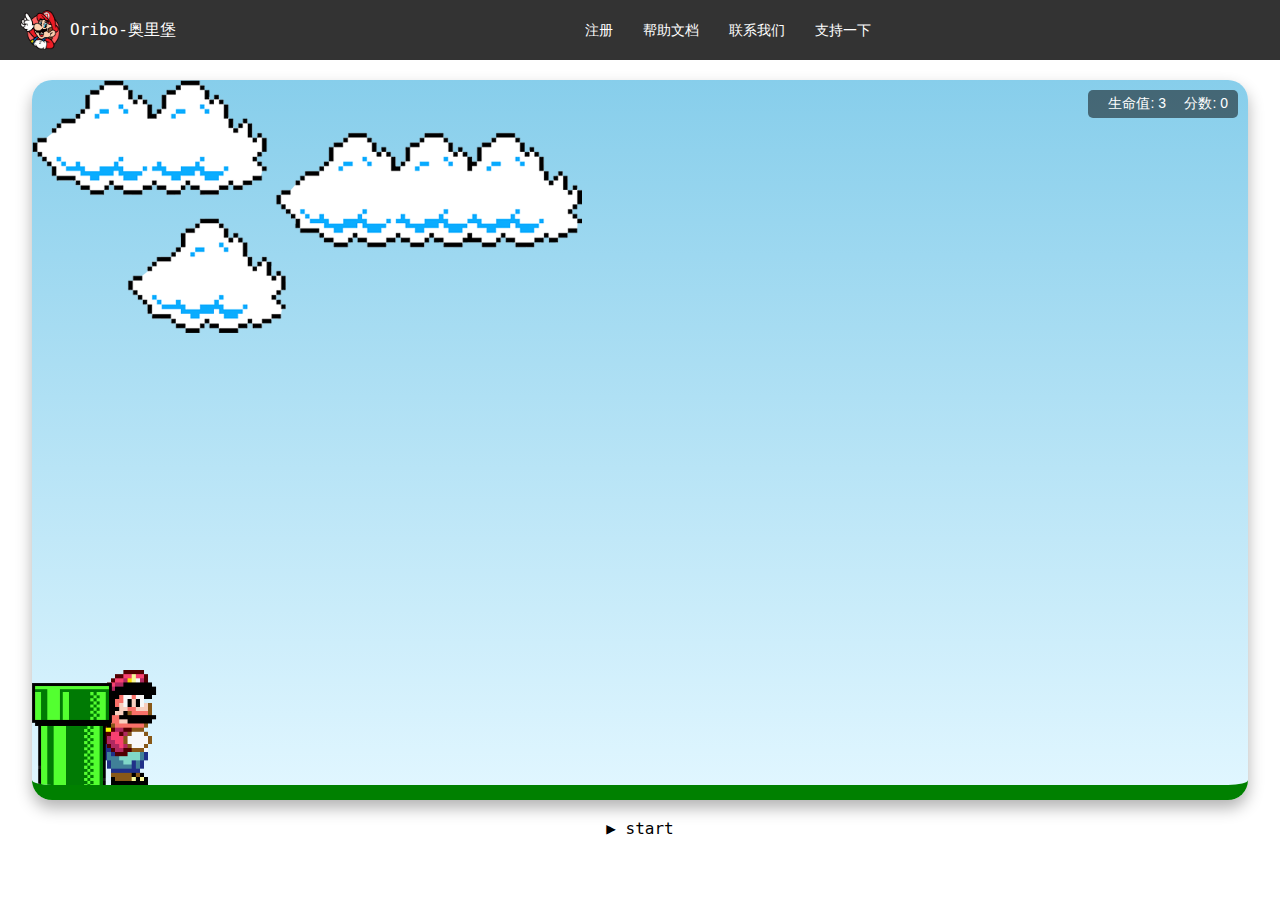
<file: 南通中等专业学校/2.19 Oribo/index.html>
<!DOCTYPE html>
<html lang="pt-BR">
<head>
    <!--Meta Settings-->
    <meta charset="UTF-8">
    <meta http-equiv="X-UA-Compatible" content="IE=edge">
    <meta name="viewport" content="width=device-width, initial-scale=1.0">

    <!--Favicon-->
    <link rel="shortcut icon" href="img/favicon.png" type="image/x-icon">

    <!--Link Stylesheet-->
    <link rel="stylesheet" href="css/style.css">

    <!--Title-->
    <title>Oribo Jump</title>
</head>
<body>
    <!--Navigation Bar-->
    <nav class="navbar">
        <div class="navbar-brand">
            <img src="img/favicon.png" alt="Mario Avatar" class="navbar-avatar">
            <span class="navbar-text">Oribo-奥里堡</span>
        </div>
        <ul>
            <li><a href="register.html">注册</a></li>
            <li><a href="help.html">帮助文档</a></li>
            <li><a href="feedback.html">联系我们</a></li>
            <li><a href="money.html">支持一下</a></li>
        </ul>
    </nav>
    <!--Game-->
    <audio src="audio/jump_song.mp3" class="audiojump"></audio>
    <audio src="audio/game_over.mp3" class="gameover"></audio>
    <div class="game-board">
        <img src="img/clouds.png" class="clouds">
        <img src="img/mario.gif" class="mario">
        <img src="img/pipe.png" class="pipe">
        <div id="game-stats">
            <span id="life">生命值: 3</span>
            <span id="score">分数: 0</span>
        </div>
    </div>
    <p id="text-start" style="cursor: pointer;">▶ start </p>
    <p id="text-gameover" style="cursor: pointer; display: none;"><strong>GAME OVER</strong></p>
    <!--Script-->
    <script src="js/script.js"></script>
    <script>
        // 添加页面加载时弹出提示框的脚本
        window.onload = function() {
            if (window.performance && window.performance.navigation.type === window.performance.navigation.TYPE_NAVIGATE) {
                alert("请先看帮助文档");
            }
        };
    </script>
</body>
</html>
</file>
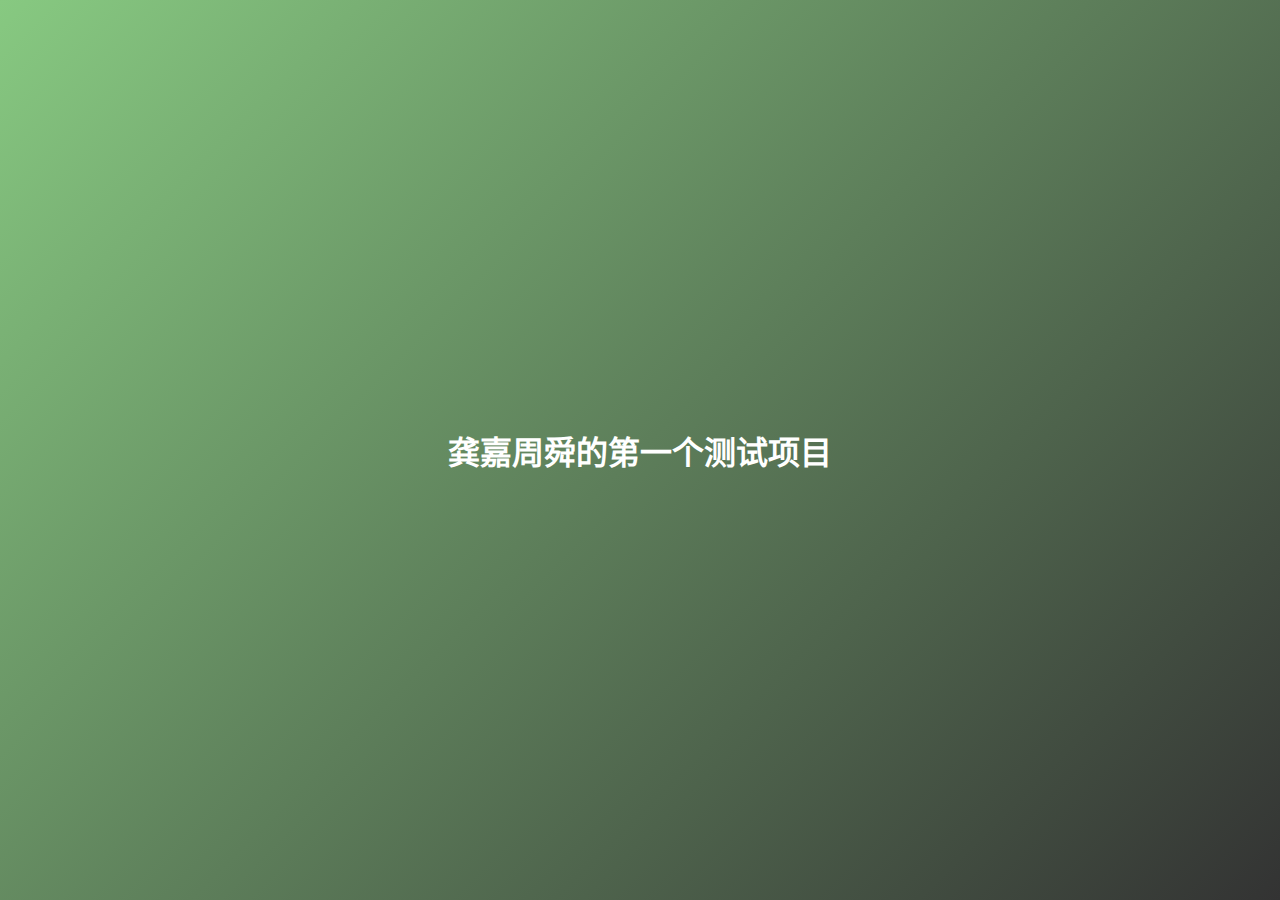
<file: 南通中等专业学校/2.24 第一个测试项目/index.html>
<!DOCTYPE html>
<!-- 定义文档类型为HTML5 -->
<html lang="zh-CN">
<!-- 设置网页语言为简体中文 -->
<head>
    <meta charset="UTF-8">
    <!-- 设置字符编码为UTF-8，以支持多语言字符 -->
    <meta name="viewport" content="width=device-width, initial-scale=1.0">
    <!-- 设置视口属性，使网页在不同设备上自适应显示 -->
    <title>空项目</title>
    <!-- 设置网页标题 -->
    <link rel="stylesheet" href="style.css">
    <!-- 引入外部CSS样式文件 -->
</head>
<body>
    <h1>龚嘉周舜的第一个测试项目</h1>
    <!-- 显示网页主标题 -->
    <script src="script.js"></script>
    <!-- 引入外部JavaScript脚本文件 -->
</body>
</html>
</file>
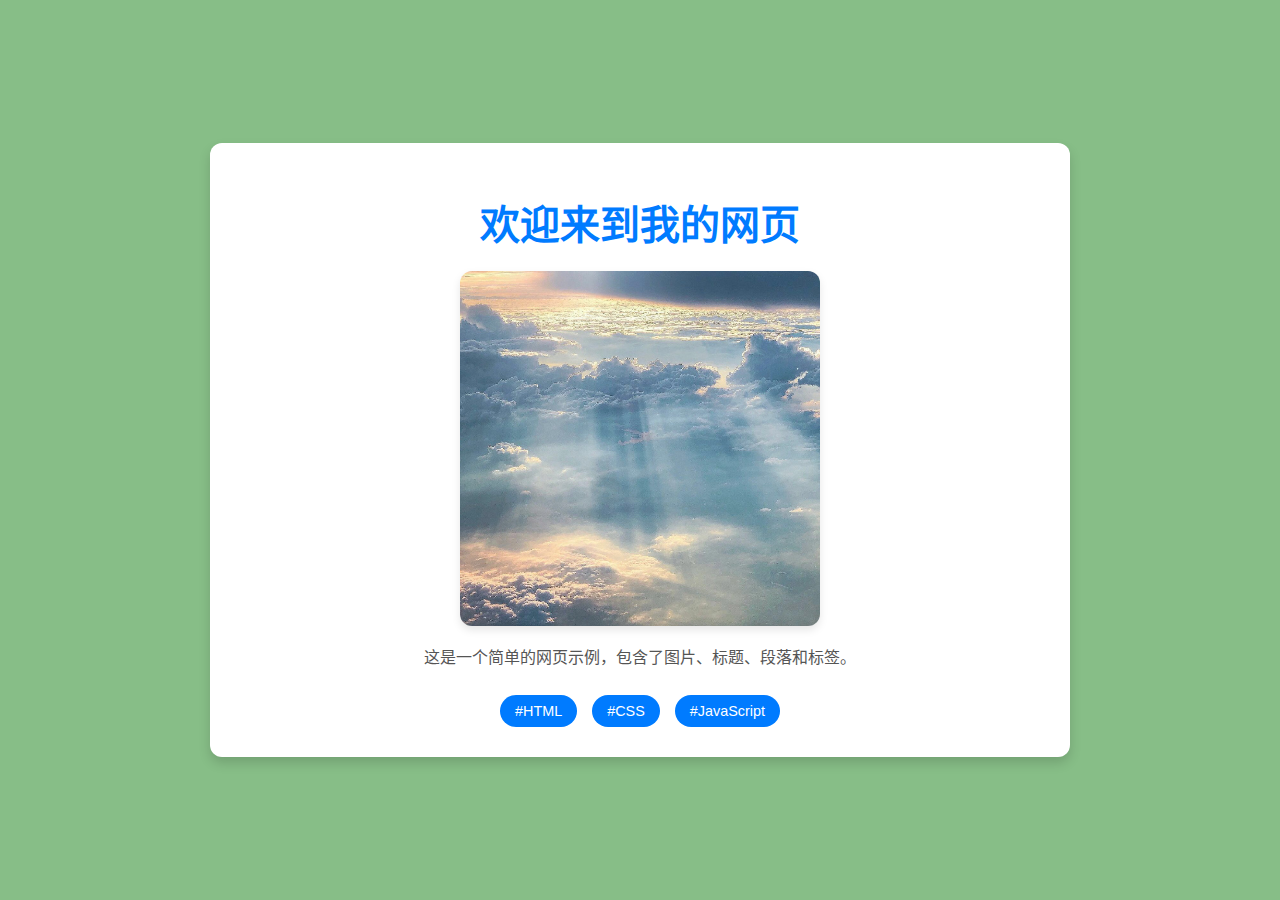
<file: 南通中等专业学校/2.26 我的网页-初级/index.html>
<!DOCTYPE html>
<html lang="zh-CN">
<head>
    <meta charset="UTF-8">
    <meta name="viewport" content="width=device-width, initial-scale=1.0">
    <title>龚嘉周舜的网页</title>
    <link rel="stylesheet" href="style.css">
</head>
<body>
    <div class="container">
        <h1 class="title">欢迎来到我的网页</h1>
        <img src="img.jpg" alt="示例图片" class="image">
        <p class="paragraph">这是一个简单的网页示例，包含了图片、标题、段落和标签。</p>
        <div class="tags">
            <span class="tag">#HTML</span>
            <span class="tag">#CSS</span>
            <span class="tag">#JavaScript</span>
        </div>
    </div>
</body>
</html>
</file>
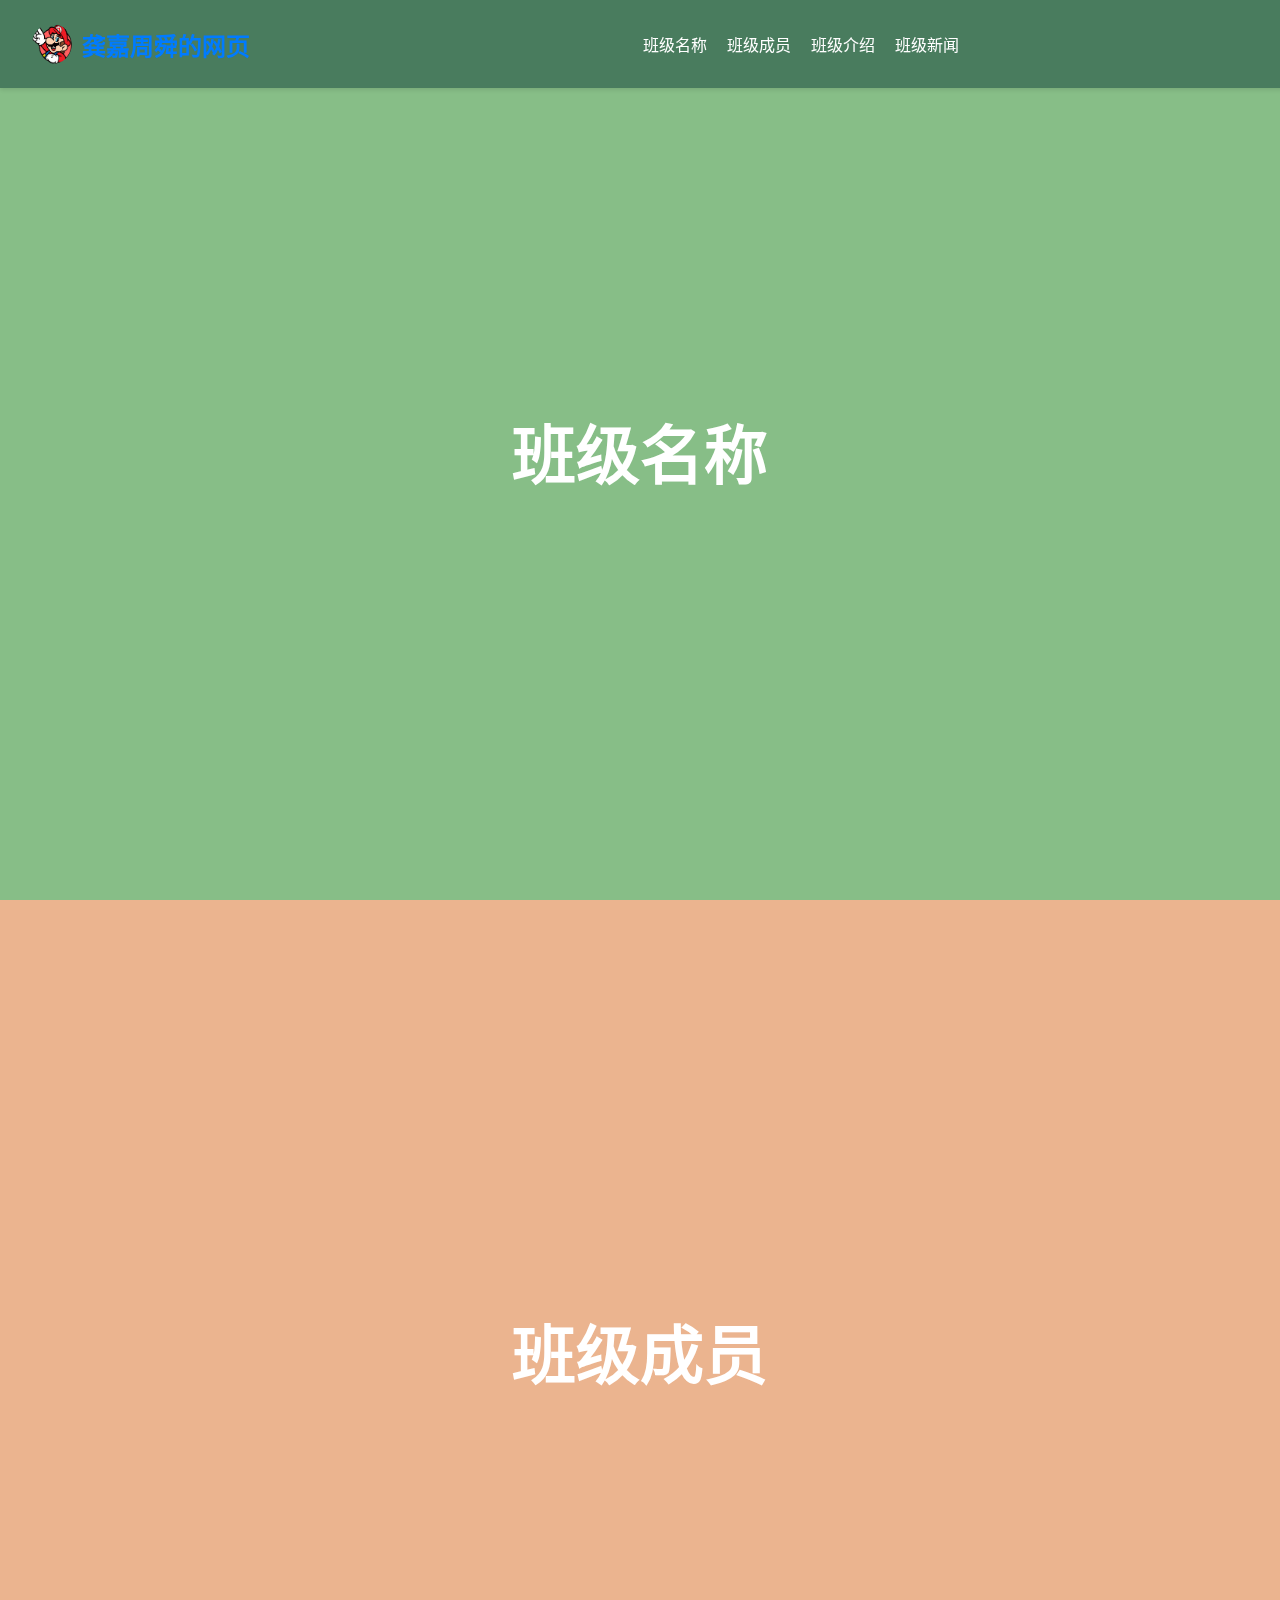
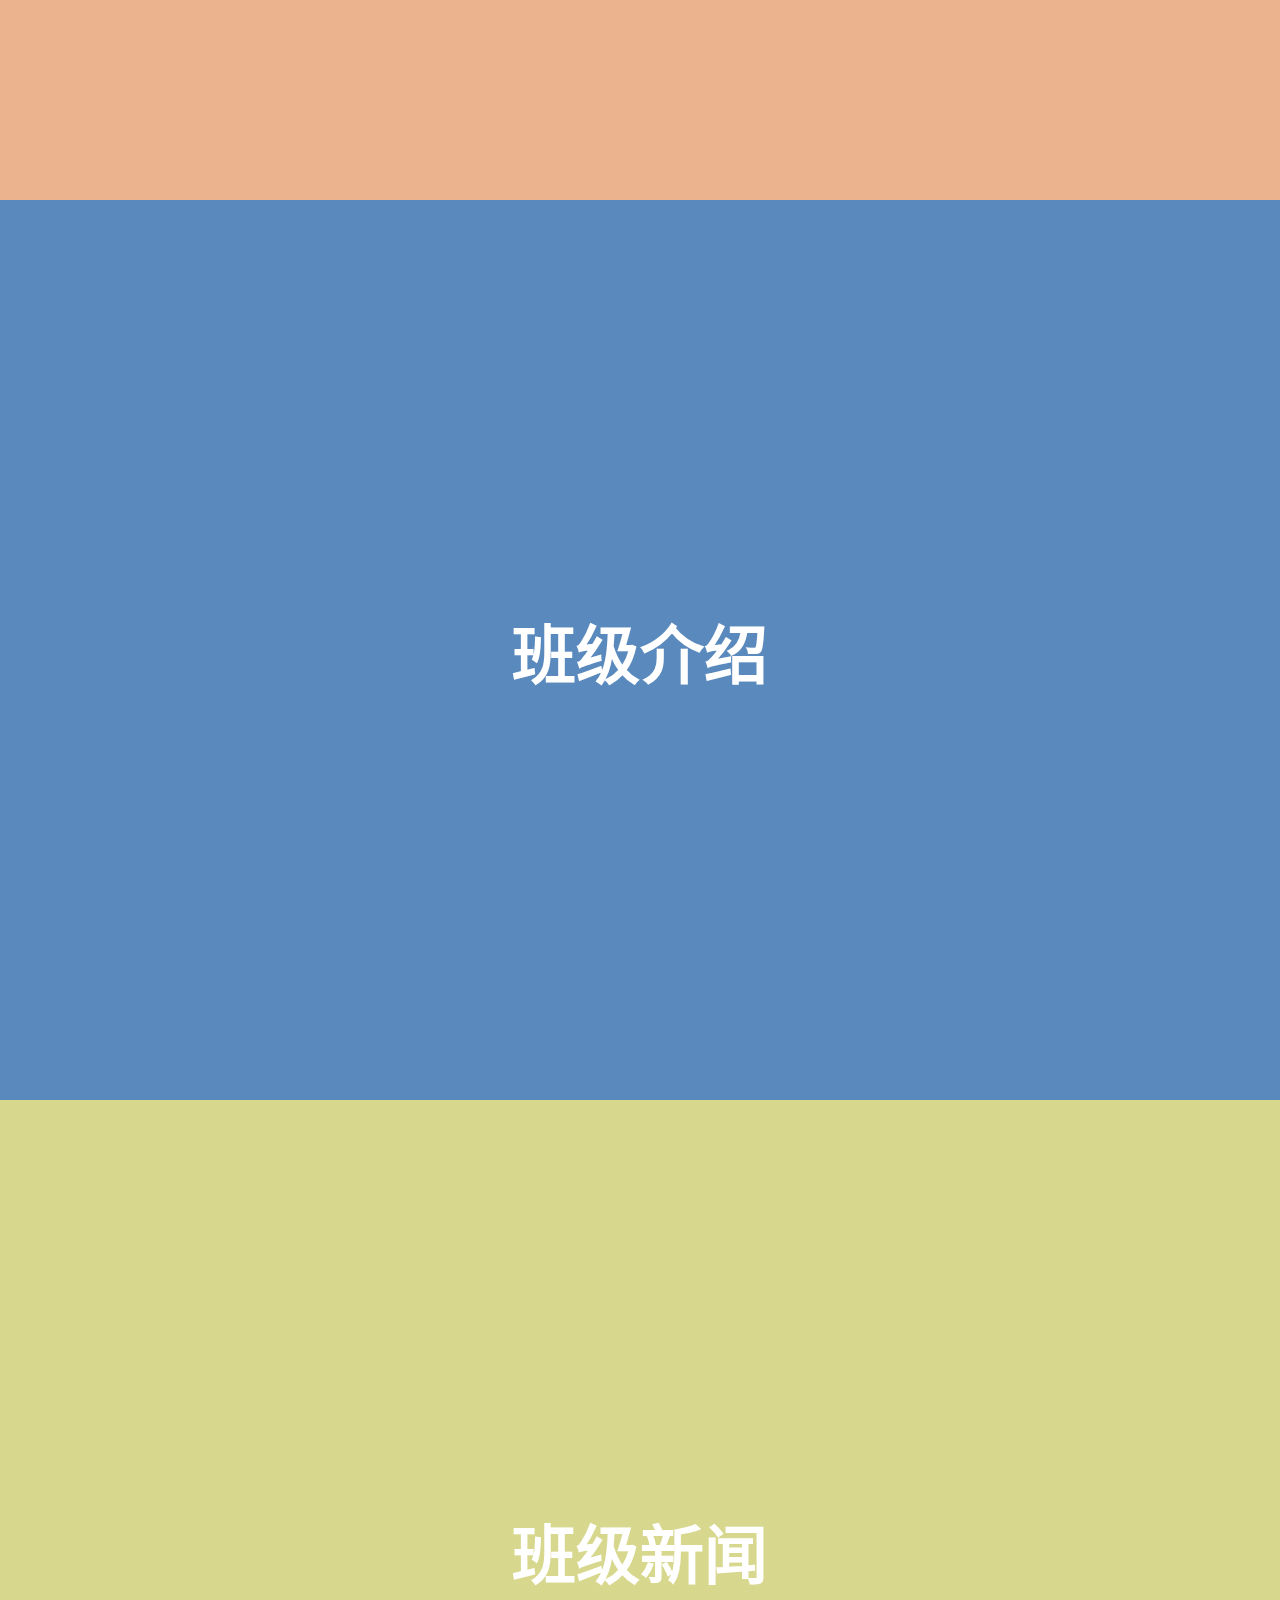
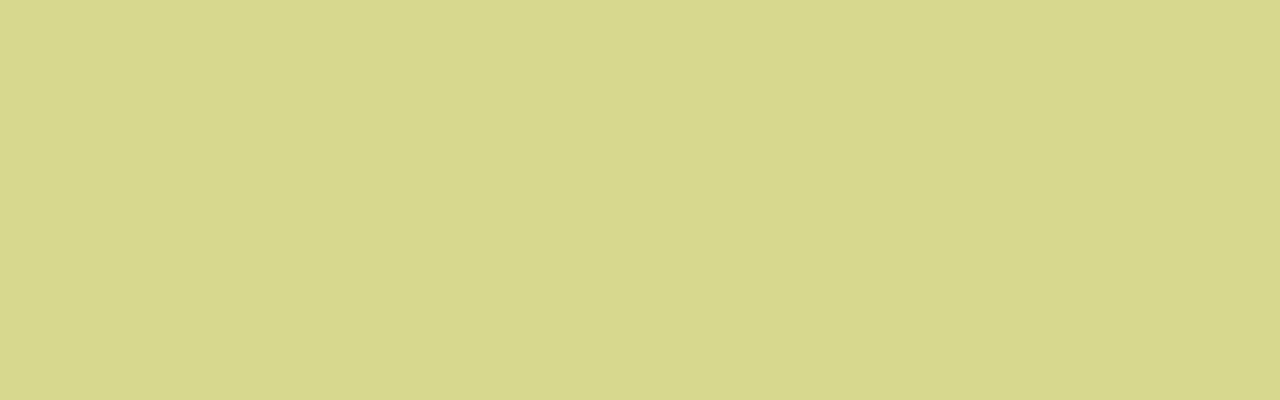
<file: 南通中等专业学校/2.27 我的网页-进阶版/2.27 导航栏/index.html>
<!DOCTYPE html>
<html lang="zh-CN">
<head>
    <meta charset="UTF-8">
    <meta name="viewport" content="width=device-width, initial-scale=1.0">
    <title>龚嘉周舜的网页</title>
    <link rel="stylesheet" href="style.css">
</head>
<body>
    <nav class="navbar">
        <div class="logo">
            <img src="logo.png" alt="Logo" class="logo-image">
            <span class="website-name">龚嘉周舜的网页</span>
        </div>
        <ul class="nav-links">
            <li><a href="#class-name">班级名称</a></li>
            <li><a href="#class-members">班级成员</a></li>
            <li><a href="#class-intro">班级介绍</a></li>
            <li><a href="#class-news">班级新闻</a></li>
        </ul>
    </nav>

    <section id="class-name" style="background-color: #87be87;">
        <h1>班级名称</h1>
    </section>
    <section id="class-members" style="background-color: #ebb48f;">
        <h1>班级成员</h1>
    </section>
    <section id="class-intro" style="background-color: #5989bd;">
        <h1>班级介绍</h1>
    </section>
    <section id="class-news" style="background-color: #d7d88e;">
        <h1>班级新闻</h1>
    </section>
</body>
</html>
</file>
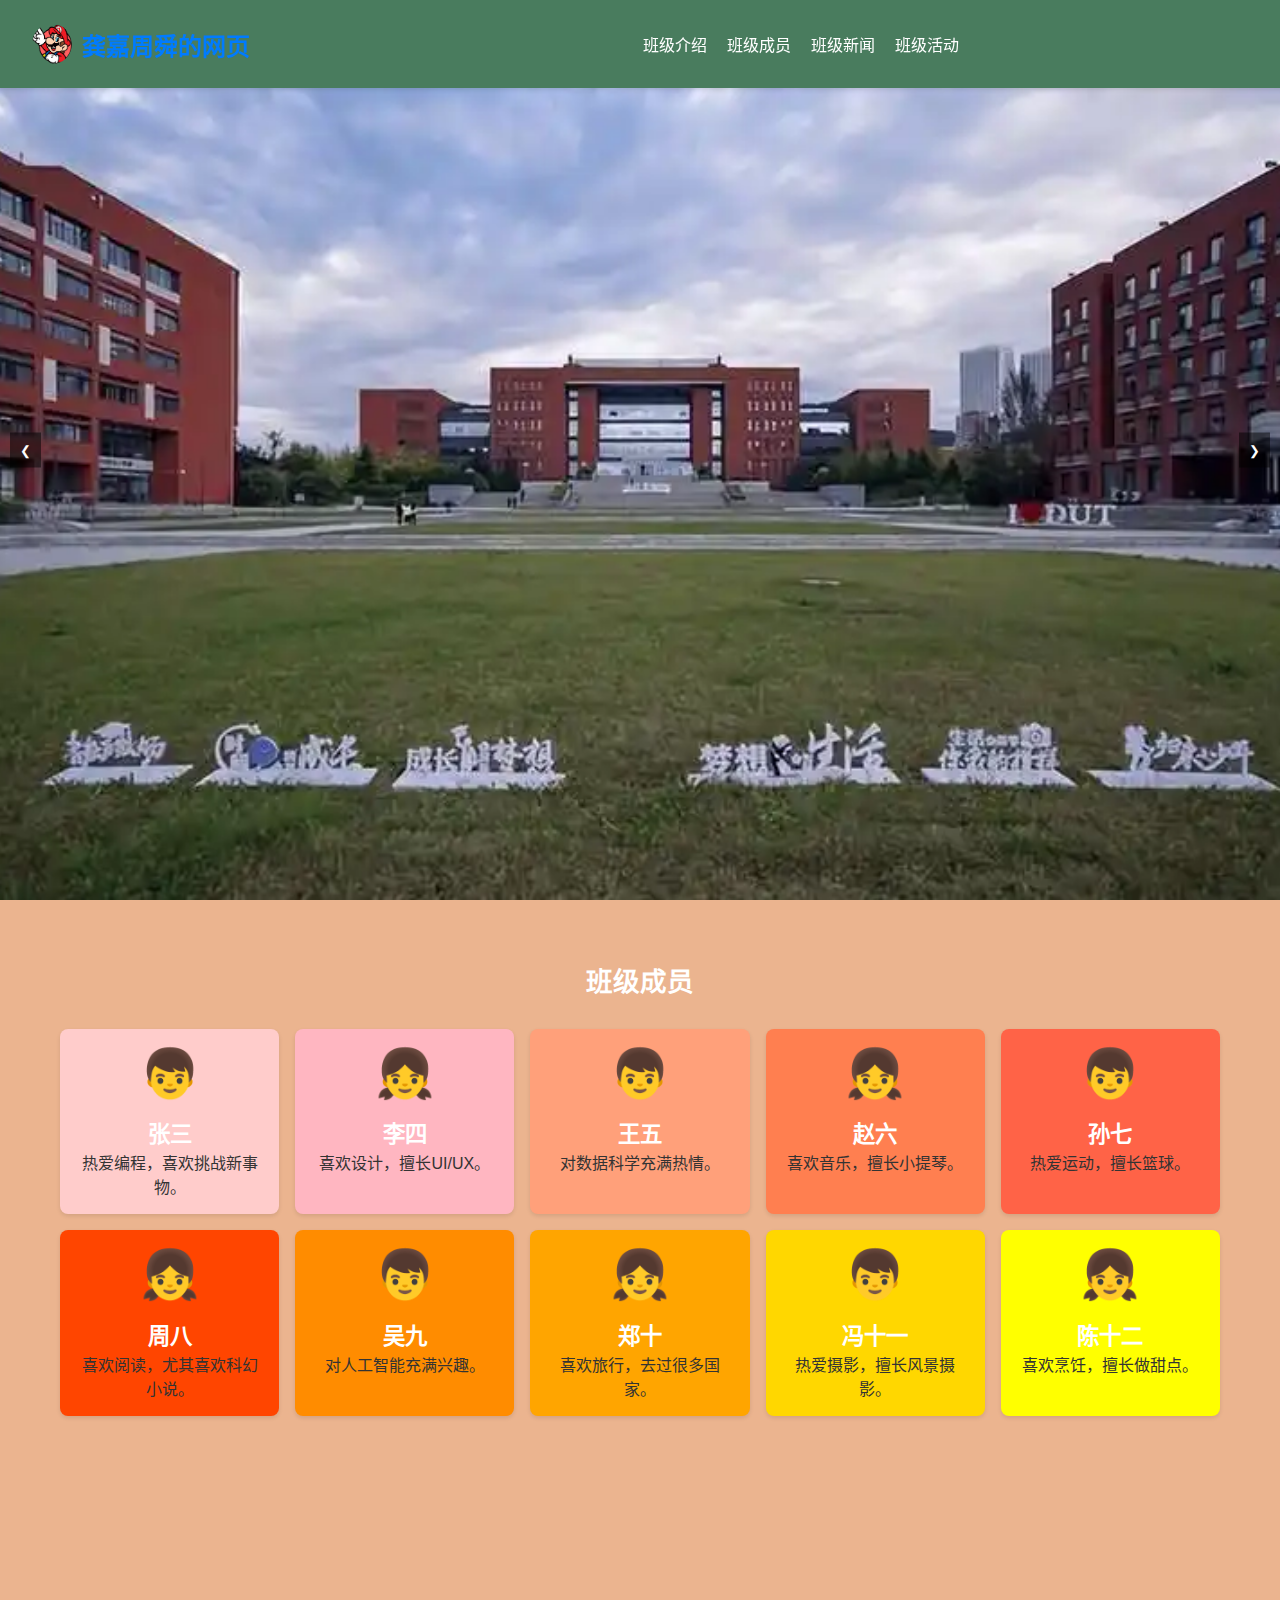
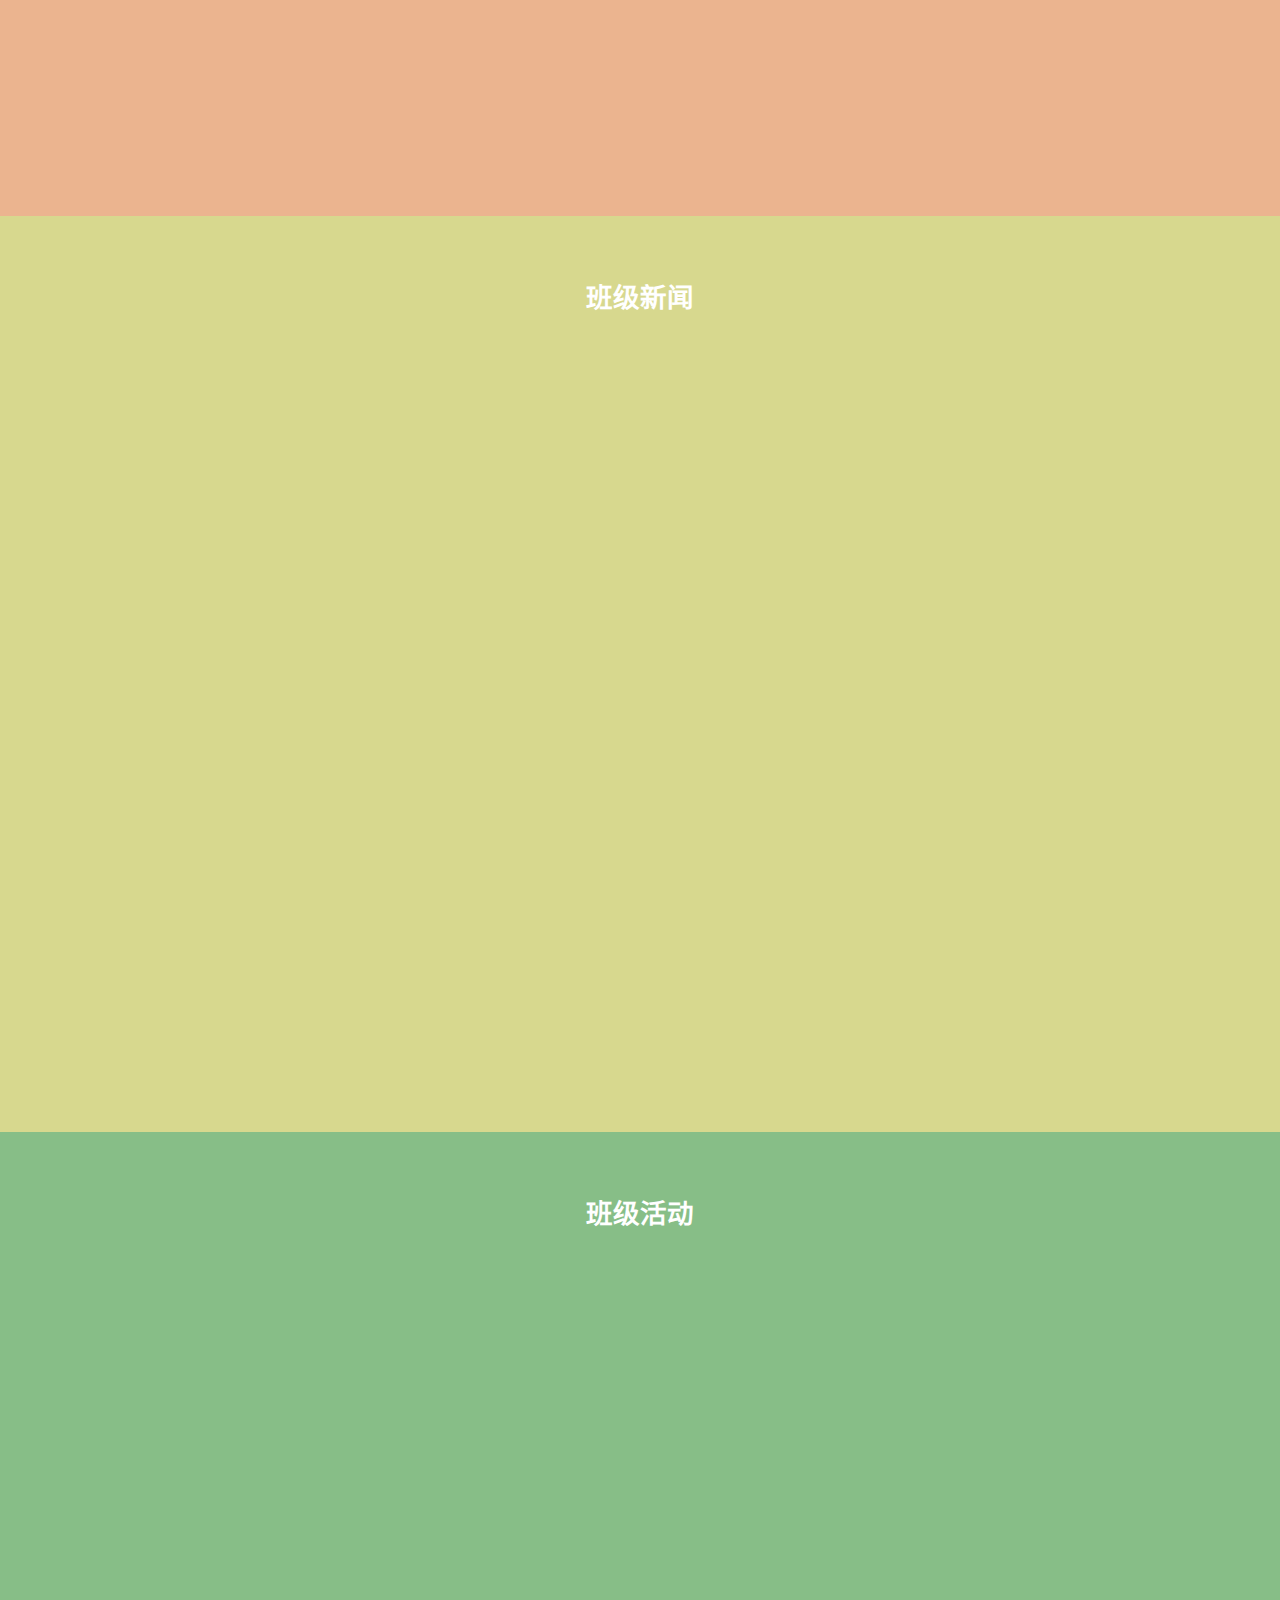
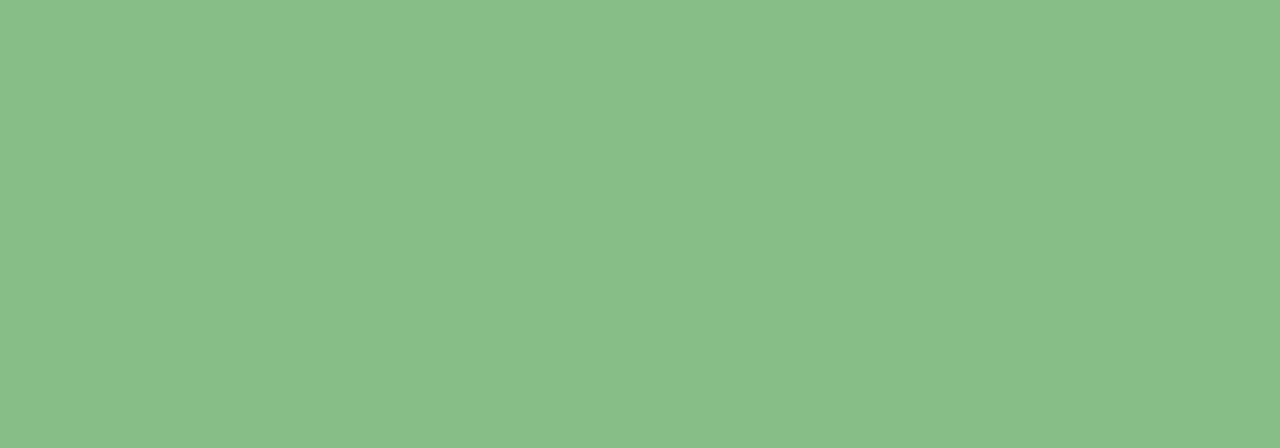
<file: 南通中等专业学校/2.27 我的网页-进阶版/3.10 班级成员/index.html>
<!DOCTYPE html>
<html lang="zh-CN">

<head>
    <meta charset="UTF-8">
    <meta name="viewport" content="width=device-width, initial-scale=1.0">
    <title>龚嘉周舜的网页</title>
    <link rel="stylesheet" href="style.css">
</head>

<body>
    <!-- 轮播图即为班级介绍 -->
    <div class="carousel" id="class-intro">
        <div class="carousel-inner">
            <img src="images/img1.webp" class="carousel-item active" alt="Image 1">
            <img src="images/img2.webp" class="carousel-item" alt="Image 2">
            <img src="images/img3.jpg" class="carousel-item" alt="Image 3">
        </div>
        <button class="carousel-control prev" onclick="prevSlide()">&#10094;</button>
        <button class="carousel-control next" onclick="nextSlide()">&#10095;</button>
    </div>

    <nav class="navbar">
        <div class="logo">
            <img src="images/logo.png" alt="Logo" class="logo-image">
            <span class="website-name">龚嘉周舜的网页</span>
        </div>
        <ul class="nav-links">
            <li><a href="#class-intro">班级介绍</a></li>
            <li><a href="#class-members">班级成员</a></li>
            <li><a href="#class-news">班级新闻</a></li>
            <li><a href="#class-name">班级活动</a></li>
        </ul>
    </nav>



    <section id="class-members" style="background-color: #ebb48f;">
        <h5 class="htitle">班级成员</h5>
        <div class="member-cards">
            <div class="card" style="background-color: #ffcccb;">
                <div class="icon">👦</div>
                <div class="name">张三</div>
                <div class="description">热爱编程，喜欢挑战新事物。</div>
            </div>
            <div class="card" style="background-color: #ffb6c1;">
                <div class="icon">👧</div>
                <div class="name">李四</div>
                <div class="description">喜欢设计，擅长UI/UX。</div>
            </div>
            <div class="card" style="background-color: #ffa07a;">
                <div class="icon">👦</div>
                <div class="name">王五</div>
                <div class="description">对数据科学充满热情。</div>
            </div>
            <div class="card" style="background-color: #ff7f50;">
                <div class="icon">👧</div>
                <div class="name">赵六</div>
                <div class="description">喜欢音乐，擅长小提琴。</div>
            </div>
            <div class="card" style="background-color: #ff6347;">
                <div class="icon">👦</div>
                <div class="name">孙七</div>
                <div class="description">热爱运动，擅长篮球。</div>
            </div>
            <div class="card" style="background-color: #ff4500;">
                <div class="icon">👧</div>
                <div class="name">周八</div>
                <div class="description">喜欢阅读，尤其喜欢科幻小说。</div>
            </div>
            <div class="card" style="background-color: #ff8c00;">
                <div class="icon">👦</div>
                <div class="name">吴九</div>
                <div class="description">对人工智能充满兴趣。</div>
            </div>
            <div class="card" style="background-color: #ffa500;">
                <div class="icon">👧</div>
                <div class="name">郑十</div>
                <div class="description">喜欢旅行，去过很多国家。</div>
            </div>
            <div class="card" style="background-color: #ffd700;">
                <div class="icon">👦</div>
                <div class="name">冯十一</div>
                <div class="description">热爱摄影，擅长风景摄影。</div>
            </div>
            <div class="card" style="background-color: #ffff00;">
                <div class="icon">👧</div>
                <div class="name">陈十二</div>
                <div class="description">喜欢烹饪，擅长做甜点。</div>
            </div>
        </div>
    </section>
    <section id="class-news" style="background-color: #d7d88e;">
        <h5>班级新闻</h5>
    </section>
    <section id="class-name" style="background-color: #87be87;">
        <h5>班级活动</h5>
    </section>
    <script src="script.js"></script>
</body>

</html>
</file>
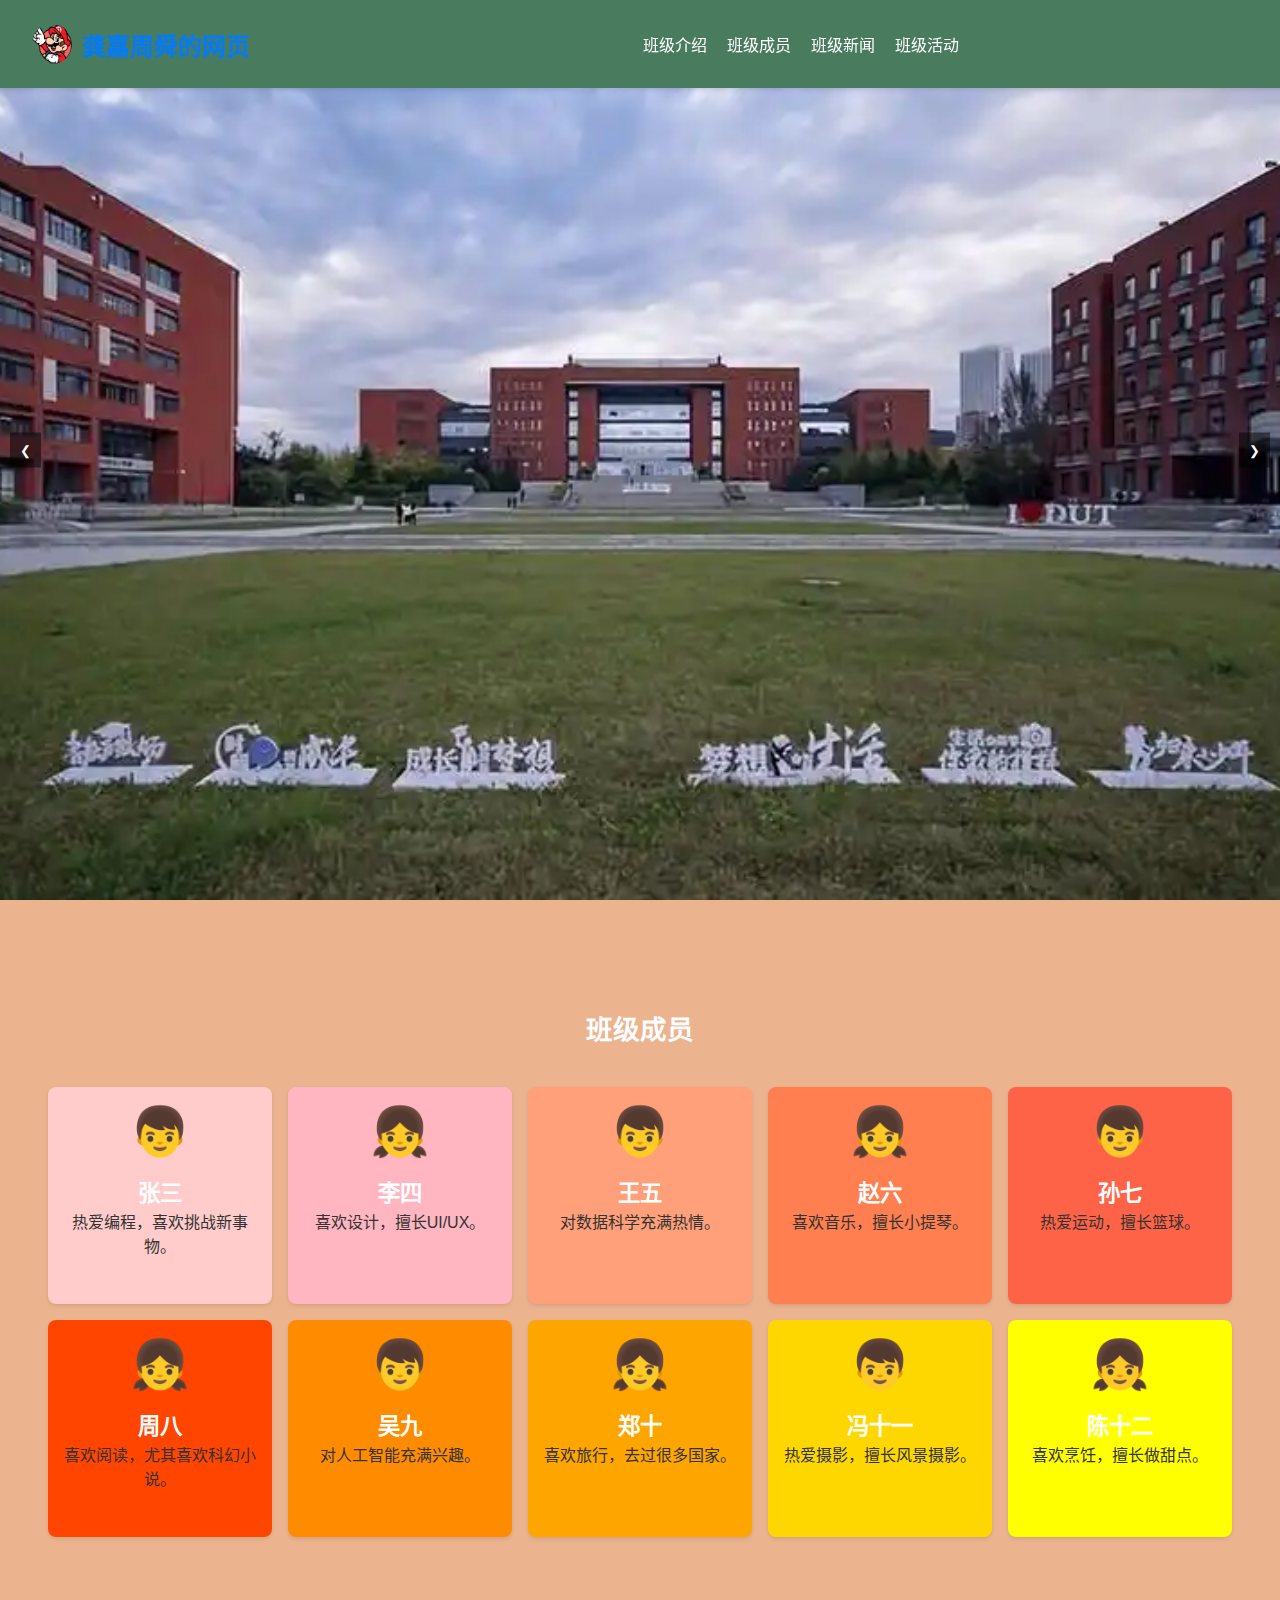
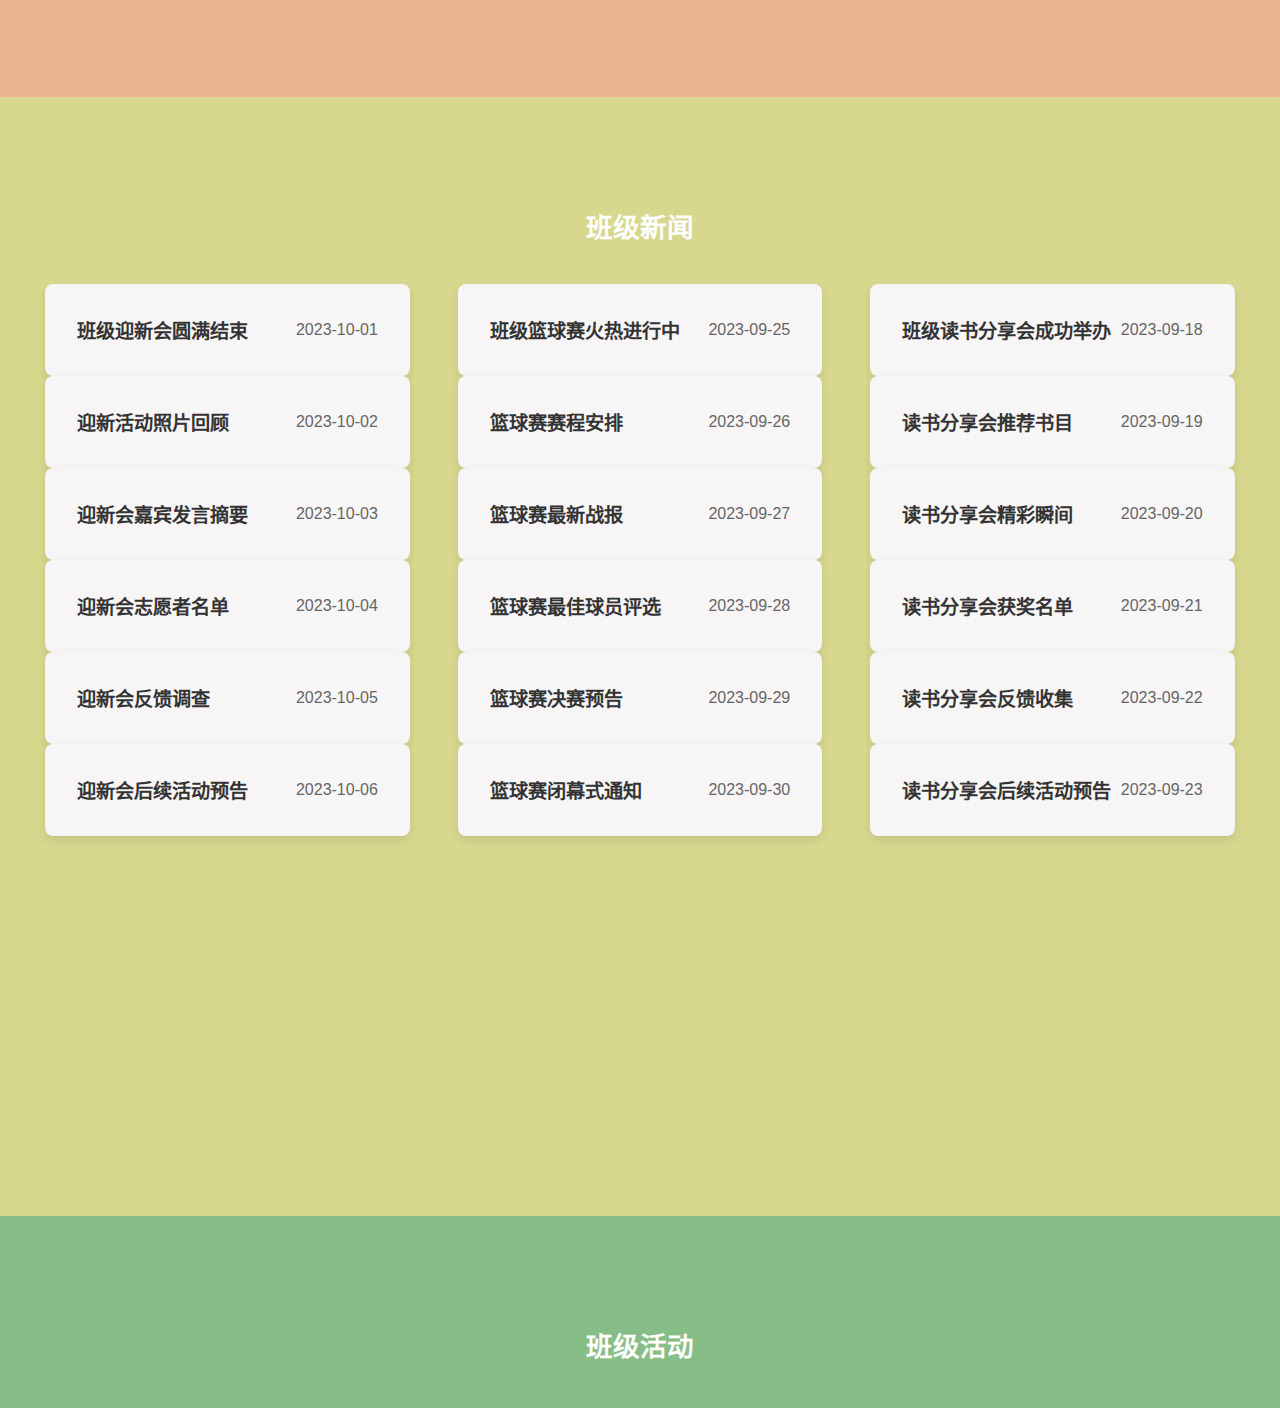
<file: 南通中等专业学校/2.27 我的网页-进阶版/3.12 班级新闻/index.html>
<!DOCTYPE html>
<html lang="zh-CN">

<head>
    <meta charset="UTF-8">
    <meta name="viewport" content="width=device-width, initial-scale=1.0">
    <title>龚嘉周舜的网页</title>
    <link rel="stylesheet" href="style.css">
</head>

<body>
    <!-- 轮播图即为班级介绍 -->
    <div class="carousel" id="class-intro">
        <div class="carousel-inner">
            <img src="images/img1.webp" class="carousel-item active" alt="Image 1">
            <img src="images/img2.webp" class="carousel-item" alt="Image 2">
            <img src="images/img3.jpg" class="carousel-item" alt="Image 3">
        </div>
        <button class="carousel-control prev" onclick="prevSlide()">&#10094;</button>
        <button class="carousel-control next" onclick="nextSlide()">&#10095;</button>
    </div>

    <nav class="navbar">
        <div class="logo">
            <img src="images/logo.png" alt="Logo" class="logo-image">
            <span class="website-name">龚嘉周舜的网页</span>
        </div>
        <ul class="nav-links">
            <li><a href="#class-intro">班级介绍</a></li>
            <li><a href="#class-members">班级成员</a></li>
            <li><a href="#class-news">班级新闻</a></li>
            <li><a href="#class-name">班级活动</a></li>
        </ul>
    </nav>


    <!-- 班级介绍 -->
    <section id="class-members" style="background-color: #ebb48f;">
        <h5 class="htitle">班级成员</h5>
        <div class="member-cards">
            <div class="card" style="background-color: #ffcccb;">
                <div class="icon">👦</div>
                <div class="name">张三</div>
                <div class="description">热爱编程，喜欢挑战新事物。</div>
            </div>
            <div class="card" style="background-color: #ffb6c1;">
                <div class="icon">👧</div>
                <div class="name">李四</div>
                <div class="description">喜欢设计，擅长UI/UX。</div>
            </div>
            <div class="card" style="background-color: #ffa07a;">
                <div class="icon">👦</div>
                <div class="name">王五</div>
                <div class="description">对数据科学充满热情。</div>
            </div>
            <div class="card" style="background-color: #ff7f50;">
                <div class="icon">👧</div>
                <div class="name">赵六</div>
                <div class="description">喜欢音乐，擅长小提琴。</div>
            </div>
            <div class="card" style="background-color: #ff6347;">
                <div class="icon">👦</div>
                <div class="name">孙七</div>
                <div class="description">热爱运动，擅长篮球。</div>
            </div>
            <div class="card" style="background-color: #ff4500;">
                <div class="icon">👧</div>
                <div class="name">周八</div>
                <div class="description">喜欢阅读，尤其喜欢科幻小说。</div>
            </div>
            <div class="card" style="background-color: #ff8c00;">
                <div class="icon">👦</div>
                <div class="name">吴九</div>
                <div class="description">对人工智能充满兴趣。</div>
            </div>
            <div class="card" style="background-color: #ffa500;">
                <div class="icon">👧</div>
                <div class="name">郑十</div>
                <div class="description">喜欢旅行，去过很多国家。</div>
            </div>
            <div class="card" style="background-color: #ffd700;">
                <div class="icon">👦</div>
                <div class="name">冯十一</div>
                <div class="description">热爱摄影，擅长风景摄影。</div>
            </div>
            <div class="card" style="background-color: #ffff00;">
                <div class="icon">👧</div>
                <div class="name">陈十二</div>
                <div class="description">喜欢烹饪，擅长做甜点。</div>
            </div>
        </div>
    </section>



    <!-- 班级新闻 -->
    <section id="class-news" style="background-color: #d7d88e;">
        <h5 class="htitle">班级新闻</h5>
        <div class="news-list">
            <ul>
                <li>
                    <div class="news-title">班级迎新会圆满结束</div>
                    <div class="news-date">2023-10-01</div>
                </li>
                <li>
                    <div class="news-title">迎新活动照片回顾</div>
                    <div class="news-date">2023-10-02</div>
                </li>
                <li>
                    <div class="news-title">迎新会嘉宾发言摘要</div>
                    <div class="news-date">2023-10-03</div>
                </li>
                <li>
                    <div class="news-title">迎新会志愿者名单</div>
                    <div class="news-date">2023-10-04</div>
                </li>
                <li>
                    <div class="news-title">迎新会反馈调查</div>
                    <div class="news-date">2023-10-05</div>
                </li>
                <li>
                    <div class="news-title">迎新会后续活动预告</div>
                    <div class="news-date">2023-10-06</div>
                </li>
            </ul>
            <ul>
                <li>
                    <div class="news-title">班级篮球赛火热进行中</div>
                    <div class="news-date">2023-09-25</div>
                </li>
                <li>
                    <div class="news-title">篮球赛赛程安排</div>
                    <div class="news-date">2023-09-26</div>
                </li>
                <li>
                    <div class="news-title">篮球赛最新战报</div>
                    <div class="news-date">2023-09-27</div>
                </li>
                <li>
                    <div class="news-title">篮球赛最佳球员评选</div>
                    <div class="news-date">2023-09-28</div>
                </li>
                <li>
                    <div class="news-title">篮球赛决赛预告</div>
                    <div class="news-date">2023-09-29</div>
                </li>
                <li>
                    <div class="news-title">篮球赛闭幕式通知</div>
                    <div class="news-date">2023-09-30</div>
                </li>
            </ul>
            <ul>
                <li>
                    <div class="news-title">班级读书分享会成功举办</div>
                    <div class="news-date">2023-09-18</div>
                </li>
                <li>
                    <div class="news-title">读书分享会推荐书目</div>
                    <div class="news-date">2023-09-19</div>
                </li>
                <li>
                    <div class="news-title">读书分享会精彩瞬间</div>
                    <div class="news-date">2023-09-20</div>
                </li>
                <li>
                    <div class="news-title">读书分享会获奖名单</div>
                    <div class="news-date">2023-09-21</div>
                </li>
                <li>
                    <div class="news-title">读书分享会反馈收集</div>
                    <div class="news-date">2023-09-22</div>
                </li>
                <li>
                    <div class="news-title">读书分享会后续活动预告</div>
                    <div class="news-date">2023-09-23</div>
                </li>
            </ul>
        </div>
    </section>





    <section id="class-name" style="background-color: #87be87;">
        <h5>班级活动</h5>
    </section>
    <script src="script.js"></script>
</body>

</html>
</file>
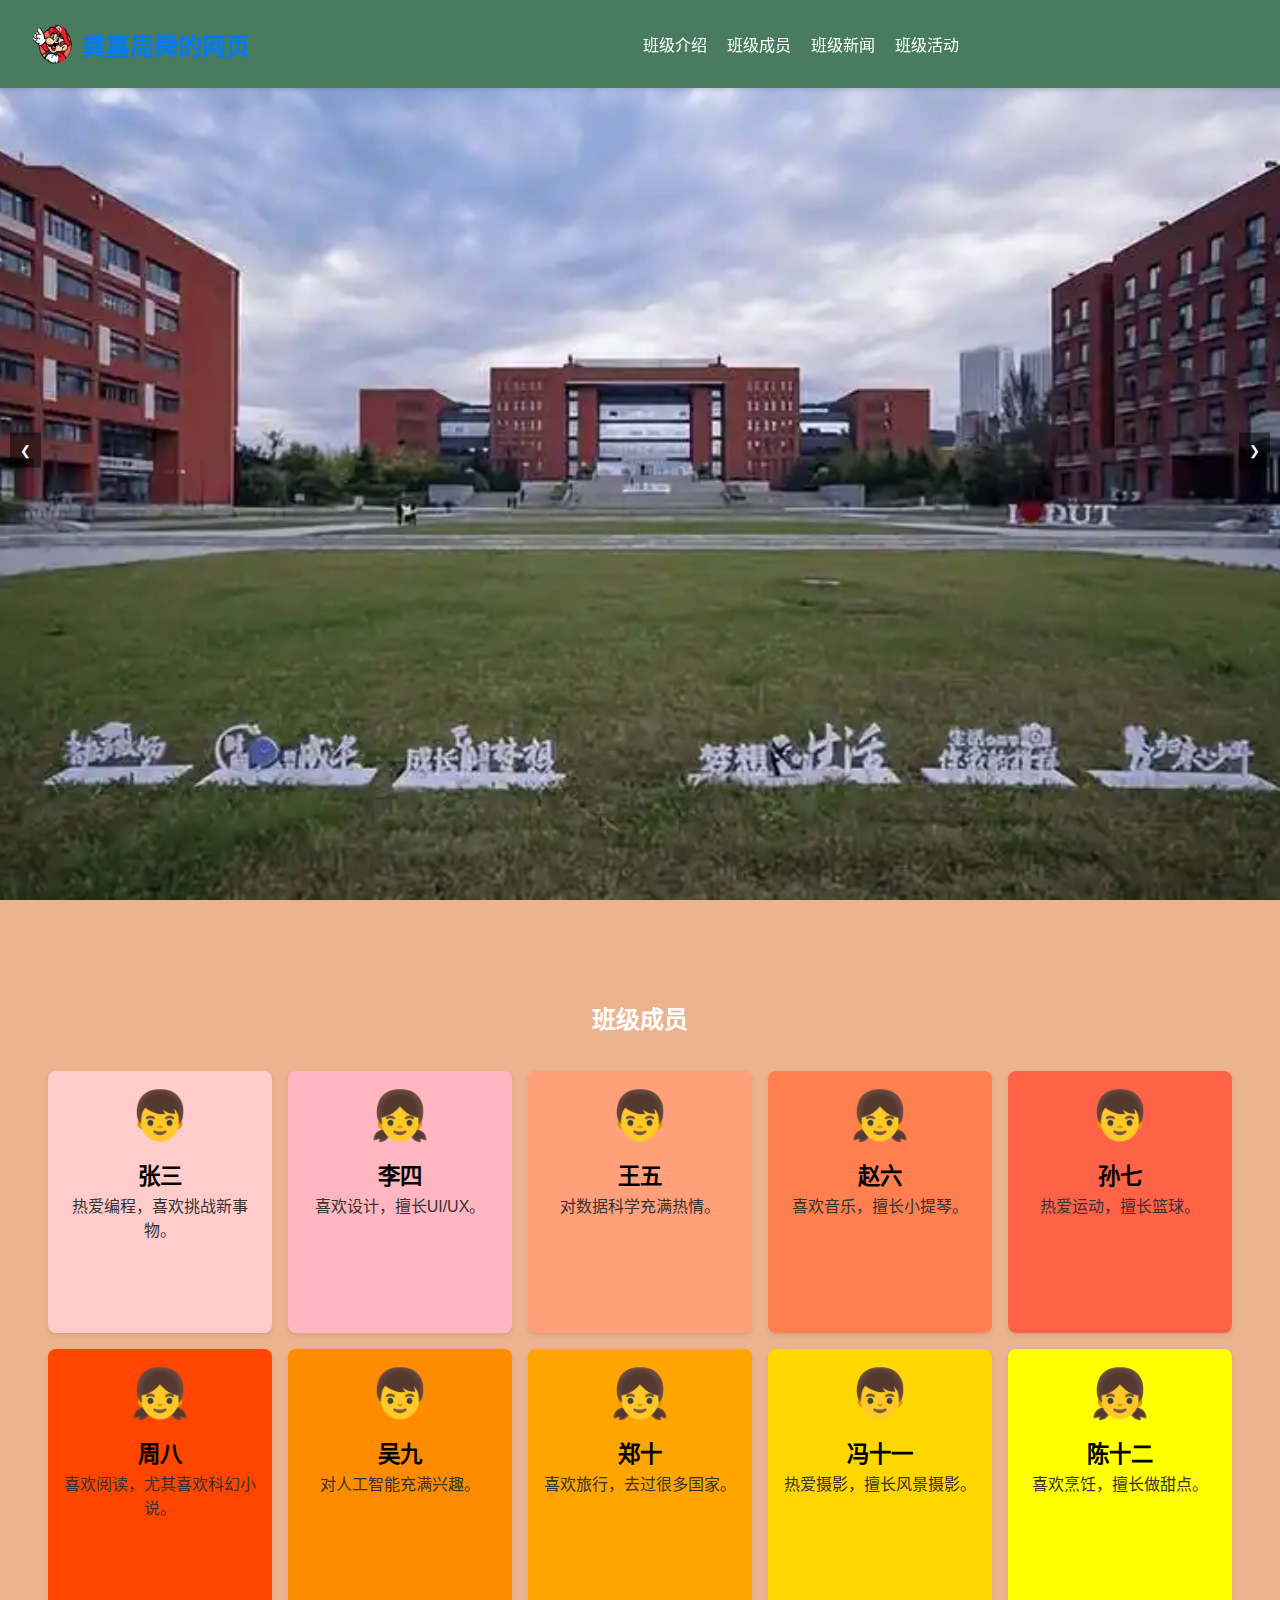
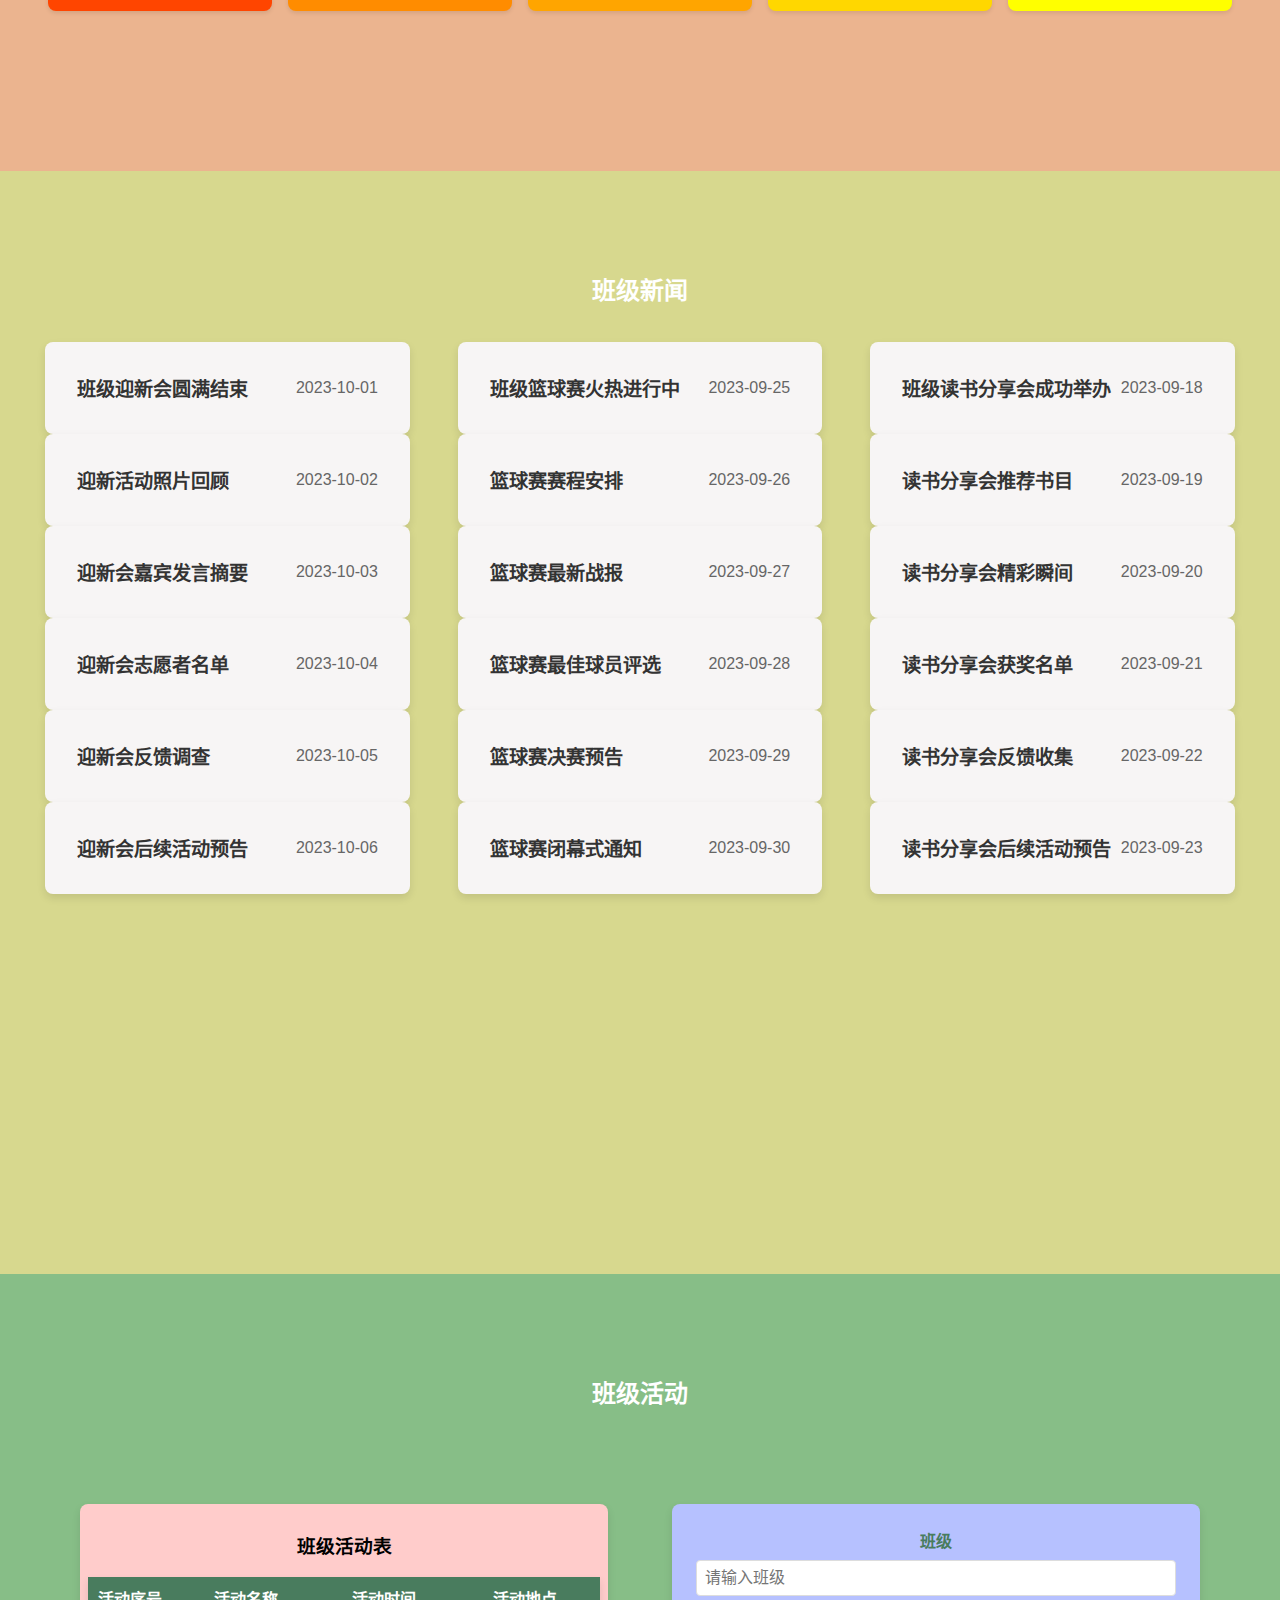
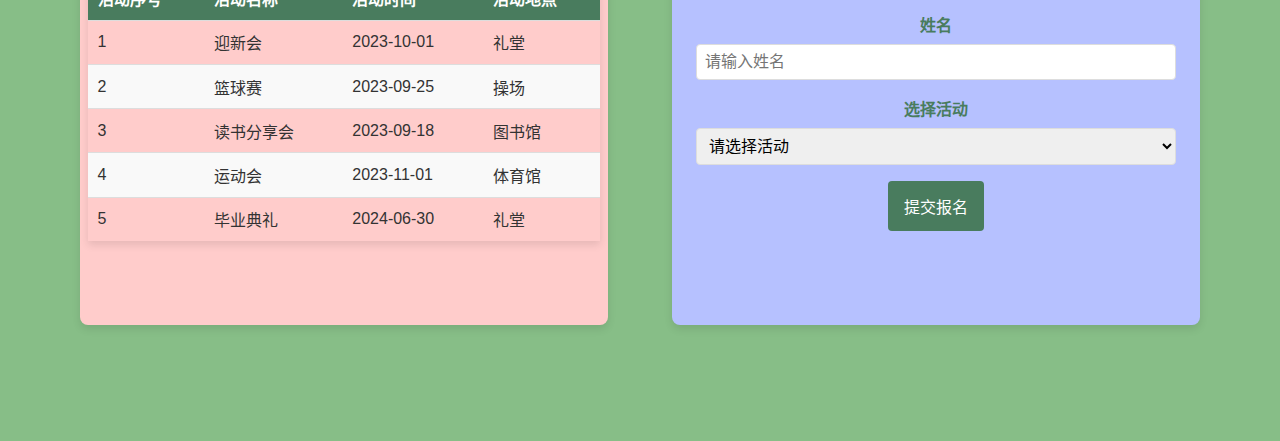
<file: 南通中等专业学校/2.27 我的网页-进阶版/3.14 班级活动/index.html>
<!DOCTYPE html>
<html lang="zh-CN">

<head>
    <meta charset="UTF-8">
    <meta name="viewport" content="width=device-width, initial-scale=1.0">
    <title>龚嘉周舜的网页</title>
    <link rel="stylesheet" href="style.css">
</head>

<body>
    <!-- 轮播图即为班级介绍 -->
    <div class="carousel" id="class-intro">
        <div class="carousel-inner">
            <img src="images/img1.webp" class="carousel-item active" alt="Image 1">
            <img src="images/img2.webp" class="carousel-item" alt="Image 2">
            <img src="images/img3.jpg" class="carousel-item" alt="Image 3">
        </div>
        <button class="carousel-control prev" onclick="prevSlide()">&#10094;</button>
        <button class="carousel-control next" onclick="nextSlide()">&#10095;</button>
    </div>

    <nav class="navbar">
        <div class="logo">
            <img src="images/logo.png" alt="Logo" class="logo-image">
            <span class="website-name">龚嘉周舜的网页</span>
        </div>
        <ul class="nav-links">
            <li><a href="#class-intro">班级介绍</a></li>
            <li><a href="#class-members">班级成员</a></li>
            <li><a href="#class-news">班级新闻</a></li>
            <li><a href="#class-name">班级活动</a></li>
        </ul>
    </nav>


    <!-- 班级介绍 -->
    <section id="class-members" style="background-color: #ebb48f;">
        <h2 class="htitle">班级成员</h2>
        <div class="member-cards">
            <div class="card" style="background-color: #ffcccb;">
                <div class="icon">👦</div>
                <div class="name">张三</div>
                <div class="description">热爱编程，喜欢挑战新事物。</div>
            </div>
            <div class="card" style="background-color: #ffb6c1;">
                <div class="icon">👧</div>
                <div class="name">李四</div>
                <div class="description">喜欢设计，擅长UI/UX。</div>
            </div>
            <div class="card" style="background-color: #ffa07a;">
                <div class="icon">👦</div>
                <div class="name">王五</div>
                <div class="description">对数据科学充满热情。</div>
            </div>
            <div class="card" style="background-color: #ff7f50;">
                <div class="icon">👧</div>
                <div class="name">赵六</div>
                <div class="description">喜欢音乐，擅长小提琴。</div>
            </div>
            <div class="card" style="background-color: #ff6347;">
                <div class="icon">👦</div>
                <div class="name">孙七</div>
                <div class="description">热爱运动，擅长篮球。</div>
            </div>
            <div class="card" style="background-color: #ff4500;">
                <div class="icon">👧</div>
                <div class="name">周八</div>
                <div class="description">喜欢阅读，尤其喜欢科幻小说。</div>
            </div>
            <div class="card" style="background-color: #ff8c00;">
                <div class="icon">👦</div>
                <div class="name">吴九</div>
                <div class="description">对人工智能充满兴趣。</div>
            </div>
            <div class="card" style="background-color: #ffa500;">
                <div class="icon">👧</div>
                <div class="name">郑十</div>
                <div class="description">喜欢旅行，去过很多国家。</div>
            </div>
            <div class="card" style="background-color: #ffd700;">
                <div class="icon">👦</div>
                <div class="name">冯十一</div>
                <div class="description">热爱摄影，擅长风景摄影。</div>
            </div>
            <div class="card" style="background-color: #ffff00;">
                <div class="icon">👧</div>
                <div class="name">陈十二</div>
                <div class="description">喜欢烹饪，擅长做甜点。</div>
            </div>
        </div>
    </section>



    <!-- 班级新闻 -->
    <section id="class-news" style="background-color: #d7d88e;">
        <h2 class="htitle">班级新闻</h2>
        <div class="news-list">
            <ul>
                <li>
                    <div class="news-title">班级迎新会圆满结束</div>
                    <div class="news-date">2023-10-01</div>
                </li>
                <li>
                    <div class="news-title">迎新活动照片回顾</div>
                    <div class="news-date">2023-10-02</div>
                </li>
                <li>
                    <div class="news-title">迎新会嘉宾发言摘要</div>
                    <div class="news-date">2023-10-03</div>
                </li>
                <li>
                    <div class="news-title">迎新会志愿者名单</div>
                    <div class="news-date">2023-10-04</div>
                </li>
                <li>
                    <div class="news-title">迎新会反馈调查</div>
                    <div class="news-date">2023-10-05</div>
                </li>
                <li>
                    <div class="news-title">迎新会后续活动预告</div>
                    <div class="news-date">2023-10-06</div>
                </li>
            </ul>
            <ul>
                <li>
                    <div class="news-title">班级篮球赛火热进行中</div>
                    <div class="news-date">2023-09-25</div>
                </li>
                <li>
                    <div class="news-title">篮球赛赛程安排</div>
                    <div class="news-date">2023-09-26</div>
                </li>
                <li>
                    <div class="news-title">篮球赛最新战报</div>
                    <div class="news-date">2023-09-27</div>
                </li>
                <li>
                    <div class="news-title">篮球赛最佳球员评选</div>
                    <div class="news-date">2023-09-28</div>
                </li>
                <li>
                    <div class="news-title">篮球赛决赛预告</div>
                    <div class="news-date">2023-09-29</div>
                </li>
                <li>
                    <div class="news-title">篮球赛闭幕式通知</div>
                    <div class="news-date">2023-09-30</div>
                </li>
            </ul>
            <ul>
                <li>
                    <div class="news-title">班级读书分享会成功举办</div>
                    <div class="news-date">2023-09-18</div>
                </li>
                <li>
                    <div class="news-title">读书分享会推荐书目</div>
                    <div class="news-date">2023-09-19</div>
                </li>
                <li>
                    <div class="news-title">读书分享会精彩瞬间</div>
                    <div class="news-date">2023-09-20</div>
                </li>
                <li>
                    <div class="news-title">读书分享会获奖名单</div>
                    <div class="news-date">2023-09-21</div>
                </li>
                <li>
                    <div class="news-title">读书分享会反馈收集</div>
                    <div class="news-date">2023-09-22</div>
                </li>
                <li>
                    <div class="news-title">读书分享会后续活动预告</div>
                    <div class="news-date">2023-09-23</div>
                </li>
            </ul>
        </div>
    </section>




    <!-- 班级活动 -->
    <section id="class-name" style="background-color: #87be87;">
        <h2 class="htitle">班级活动</h2>
        <div class="class-name">
            <div class="card">
                <table class="activity-table">
                    <h3>班级活动表</h3>
                    <thead>
                        <tr>
                            <th>活动序号</th>
                            <th>活动名称</th>
                            <th>活动时间</th>
                            <th>活动地点</th>
                        </tr>
                    </thead>
                    <tbody>
                        <tr>
                            <td>1</td>
                            <td>迎新会</td>
                            <td>2023-10-01</td>
                            <td>礼堂</td>
                        </tr>
                        <tr>
                            <td>2</td>
                            <td>篮球赛</td>
                            <td>2023-09-25</td>
                            <td>操场</td>
                        </tr>
                        <tr>
                            <td>3</td>
                            <td>读书分享会</td>
                            <td>2023-09-18</td>
                            <td>图书馆</td>
                        </tr>
                        <tr>
                            <td>4</td>
                            <td>运动会</td>
                            <td>2023-11-01</td>
                            <td>体育馆</td>
                        </tr>
                        <tr>
                            <td>5</td>
                            <td>毕业典礼</td>
                            <td>2024-06-30</td>
                            <td>礼堂</td>
                        </tr>
                    </tbody>
                </table>
            </div>
            <div class="card">
                <form class="activity-form">
                    <!-- <h3>活动报名表</h3> -->
                    <label for="class">班级</label>
                    <input type="text" id="class" name="class" placeholder="请输入班级" required>

                    <label for="name">姓名</label>
                    <input type="text" id="name" name="name" placeholder="请输入姓名" required>

                    <label for="activity">选择活动</label>
                    <select id="activity" name="activity" required>
                        <option value="">请选择活动</option>
                        <option value="迎新会">迎新会</option>
                        <option value="篮球赛">篮球赛</option>
                        <option value="读书分享会">读书分享会</option>
                        <option value="运动会">运动会</option>
                        <option value="毕业典礼">毕业典礼</option>
                    </select>

                    <button type="submit">提交报名</button>
                </form>
            </div>
        </div>
    </section>
    <script src="script.js"></script>
</body>

</html>
</file>
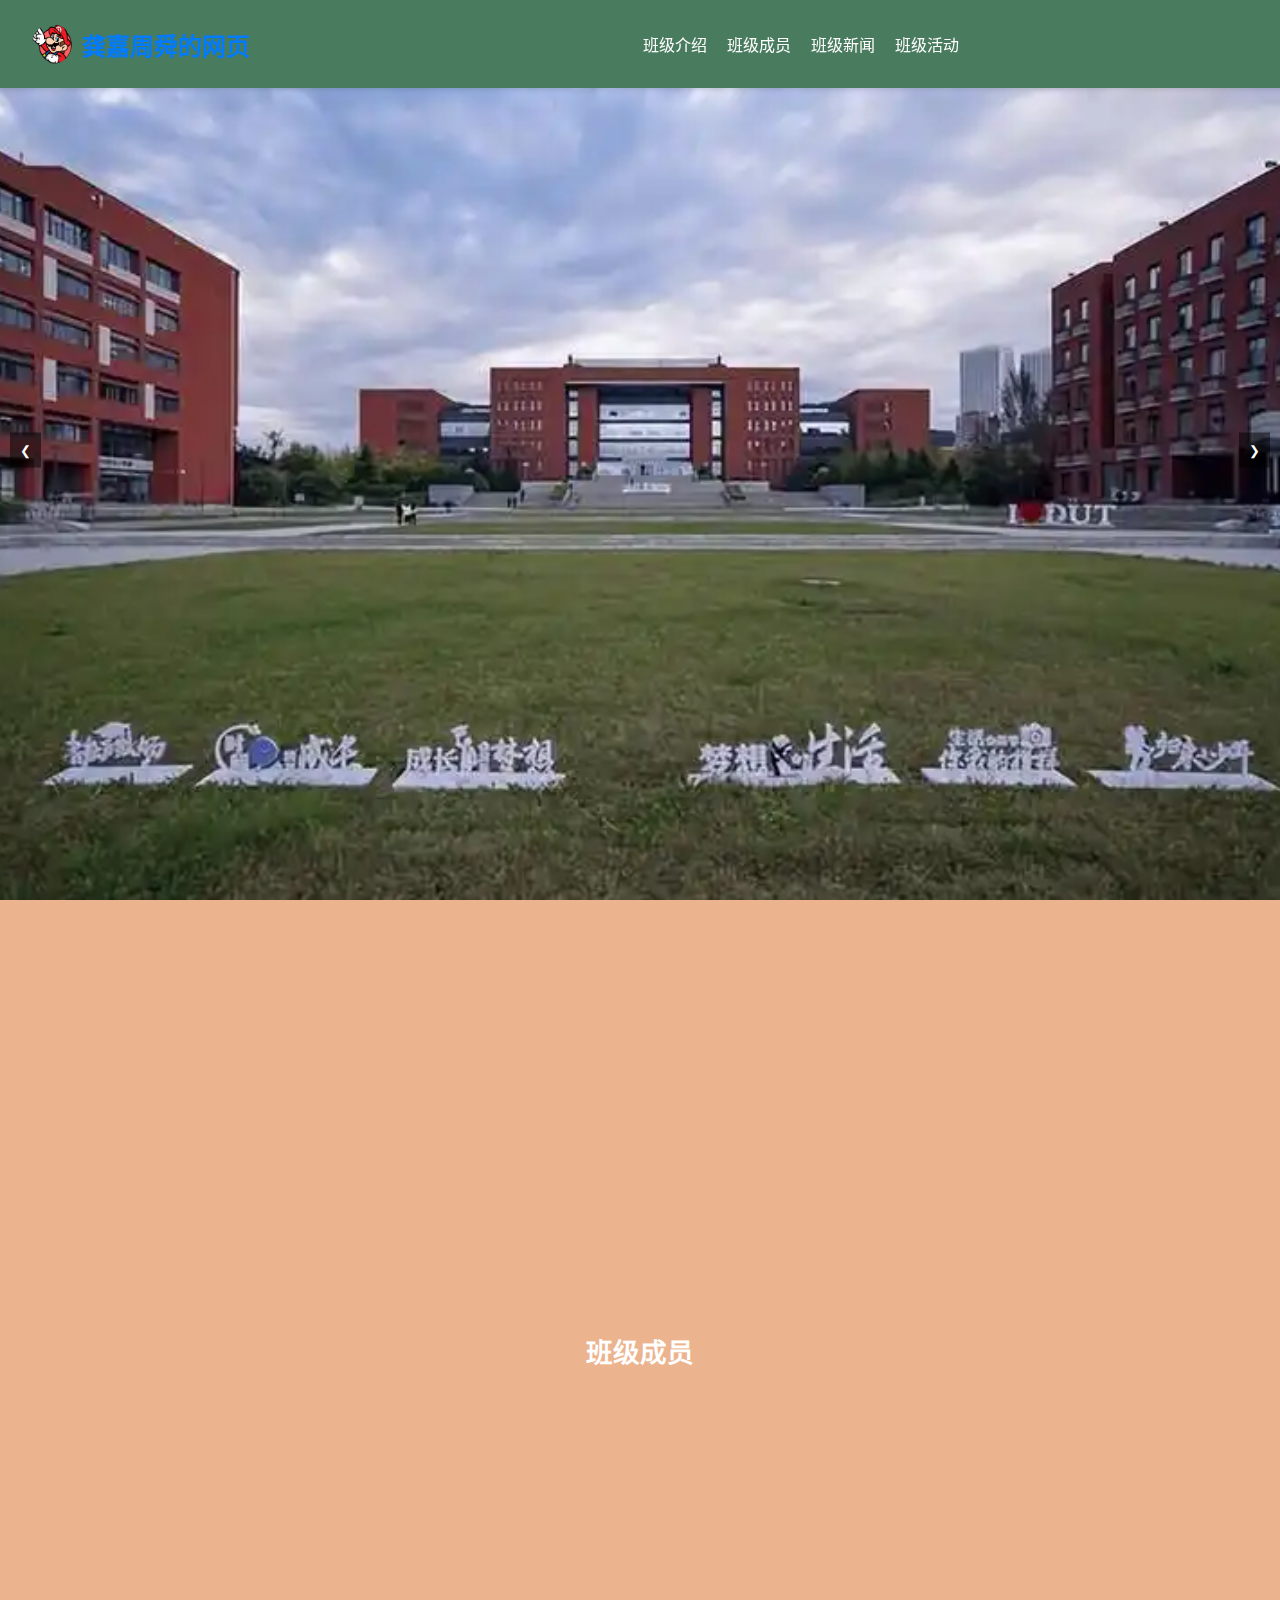
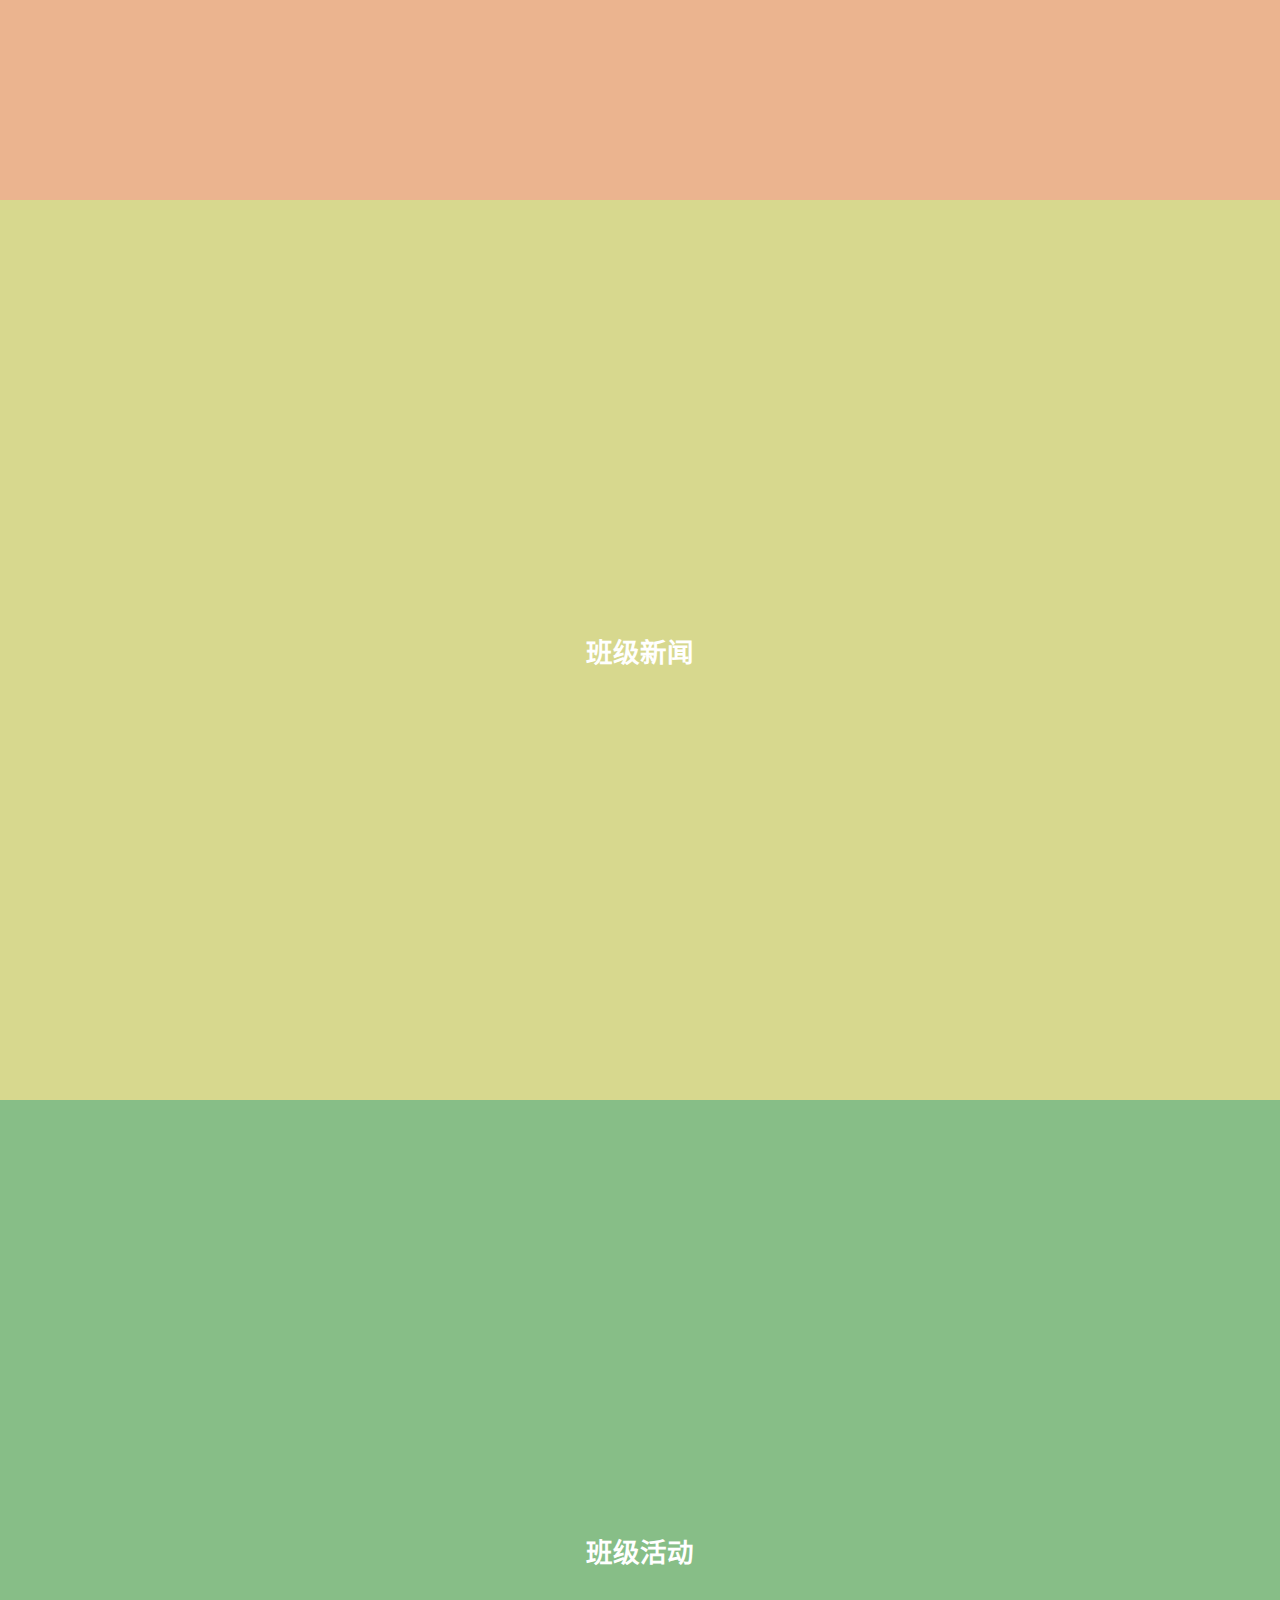
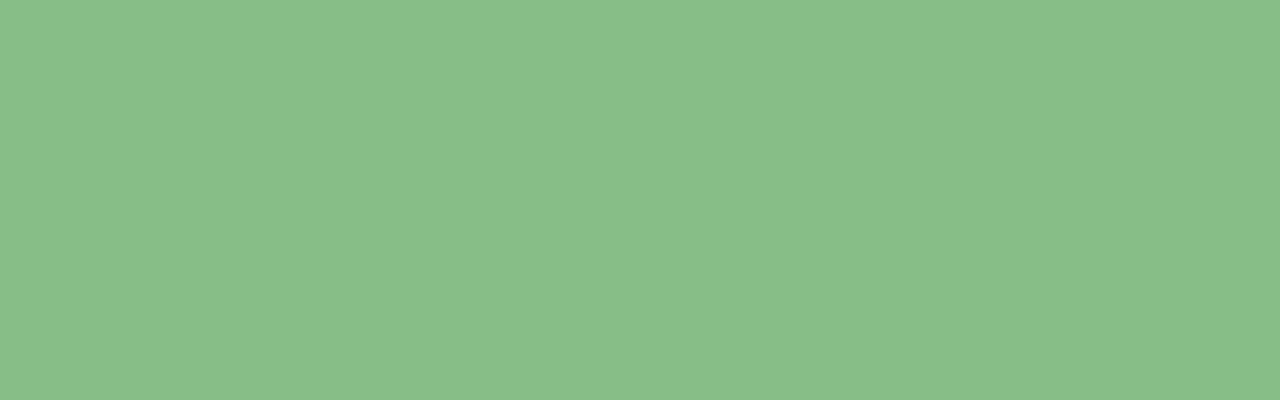
<file: 南通中等专业学校/2.27 我的网页-进阶版/3.3-3.5 轮播图/index.html>
<!DOCTYPE html>
<html lang="zh-CN">

<head>
    <meta charset="UTF-8">
    <meta name="viewport" content="width=device-width, initial-scale=1.0">
    <title>龚嘉周舜的网页</title>
    <link rel="stylesheet" href="style.css">
</head>

<body>
    <!-- 轮播图即为班级介绍 -->
    <div class="carousel" id="class-intro">
        <div class="carousel-inner">
            <img src="images/img1.webp" class="carousel-item active" alt="Image 1">
            <img src="images/img2.webp" class="carousel-item" alt="Image 2">
            <img src="images/img3.jpg" class="carousel-item" alt="Image 3">
        </div>
        <button class="carousel-control prev" onclick="prevSlide()">&#10094;</button>
        <button class="carousel-control next" onclick="nextSlide()">&#10095;</button>
    </div>

    <nav class="navbar">
        <div class="logo">
            <img src="images/logo.png" alt="Logo" class="logo-image">
            <span class="website-name">龚嘉周舜的网页</span>
        </div>
        <ul class="nav-links">
            <li><a href="#class-intro">班级介绍</a></li>
            <li><a href="#class-members">班级成员</a></li>
            <li><a href="#class-news">班级新闻</a></li>
            <li><a href="#class-name">班级活动</a></li>
        </ul>
    </nav>

    <!-- 删除重复的班级介绍部分 -->
    <!--
    <section id="class-intro" style="background-color: #5989bd;">
        <h1>班级介绍</h1>
    </section>
    -->

    <section id="class-members" style="background-color: #ebb48f;">
        <h5>班级成员</h5>
    </section>
    <section id="class-news" style="background-color: #d7d88e;">
        <h5>班级新闻</h5>
    </section>
    <section id="class-name" style="background-color: #87be87;">
        <h5>班级活动</h5>
    </section>
    <script src="script.js"></script>
</body>

</html>
</file>
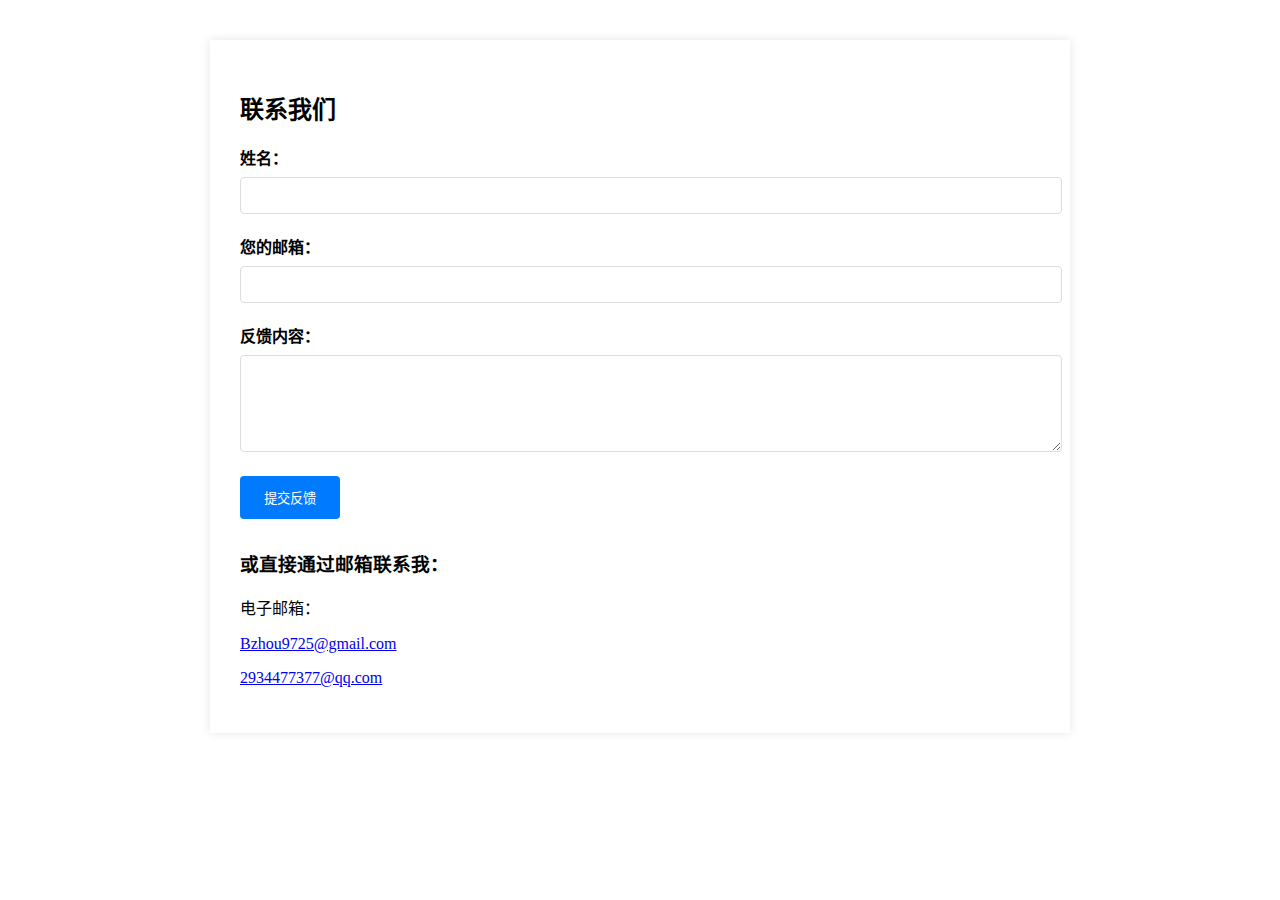
<file: 南通中等专业学校/2.19 Oribo/feedback.html>
<!DOCTYPE html>
<html lang="zh-CN">
<head>
    <meta charset="UTF-8">
    <title>联系我们 - Oribo</title>
    <style>
        .contact-container {
            max-width: 800px;
            margin: 40px auto;
            padding: 30px;
            box-shadow: 0 0 10px rgba(0,0,0,0.1);
        }
        .form-group {
            margin-bottom: 20px;
        }
        label {
            display: block;
            margin-bottom: 8px;
            font-weight: bold;
        }
        input, textarea {
            width: 100%;
            padding: 10px;
            border: 1px solid #ddd;
            border-radius: 4px;
        }
        button {
            background: #007bff;
            color: white;
            padding: 12px 24px;
            border: none;
            border-radius: 4px;
            cursor: pointer;
        }
    </style>
</head>
<body>
    <div class="contact-container">
        <h2>联系我们</h2>
        
        <!-- 反馈表单 -->
        <form id="feedbackForm" action="#" method="POST">
            <div class="form-group">
                <label for="name">姓名：</label>
                <input type="text" id="name" name="name" required>
            </div>
            
            <div class="form-group">
                <label for="email">您的邮箱：</label>
                <input type="email" id="email" name="email" required>
            </div>
            
            <div class="form-group">
                <label for="message">反馈内容：</label>
                <textarea id="message" name="message" rows="5" required></textarea>
            </div>
            
            <button type="submit">提交反馈</button>
        </form>

        <!-- 联系邮箱 -->
        <div class="contact-info" style="margin-top: 30px;">
            <h3>或直接通过邮箱联系我：</h3>
            <p>电子邮箱：</p>
            <p><a href="mailto:Bzhou9725@gmail.com">Bzhou9725@gmail.com</a></p>
            <p><a href="mailto:2934477377@qq.com">2934477377@qq.com</a></p>
        </div>
    </div>

    <script>
        document.getElementById('feedbackForm').addEventListener('submit', function(e) {
            e.preventDefault();
            
            // 获取表单数据
            const formData = {
                name: document.getElementById('name').value,
                email: document.getElementById('email').value,
                message: document.getElementById('message').value
            };

            // 这里可以添加AJAX提交逻辑
            alert('感谢您的反馈！我们会尽快处理。');
            this.reset();
        });
    </script>
</body>
</html>
</file>
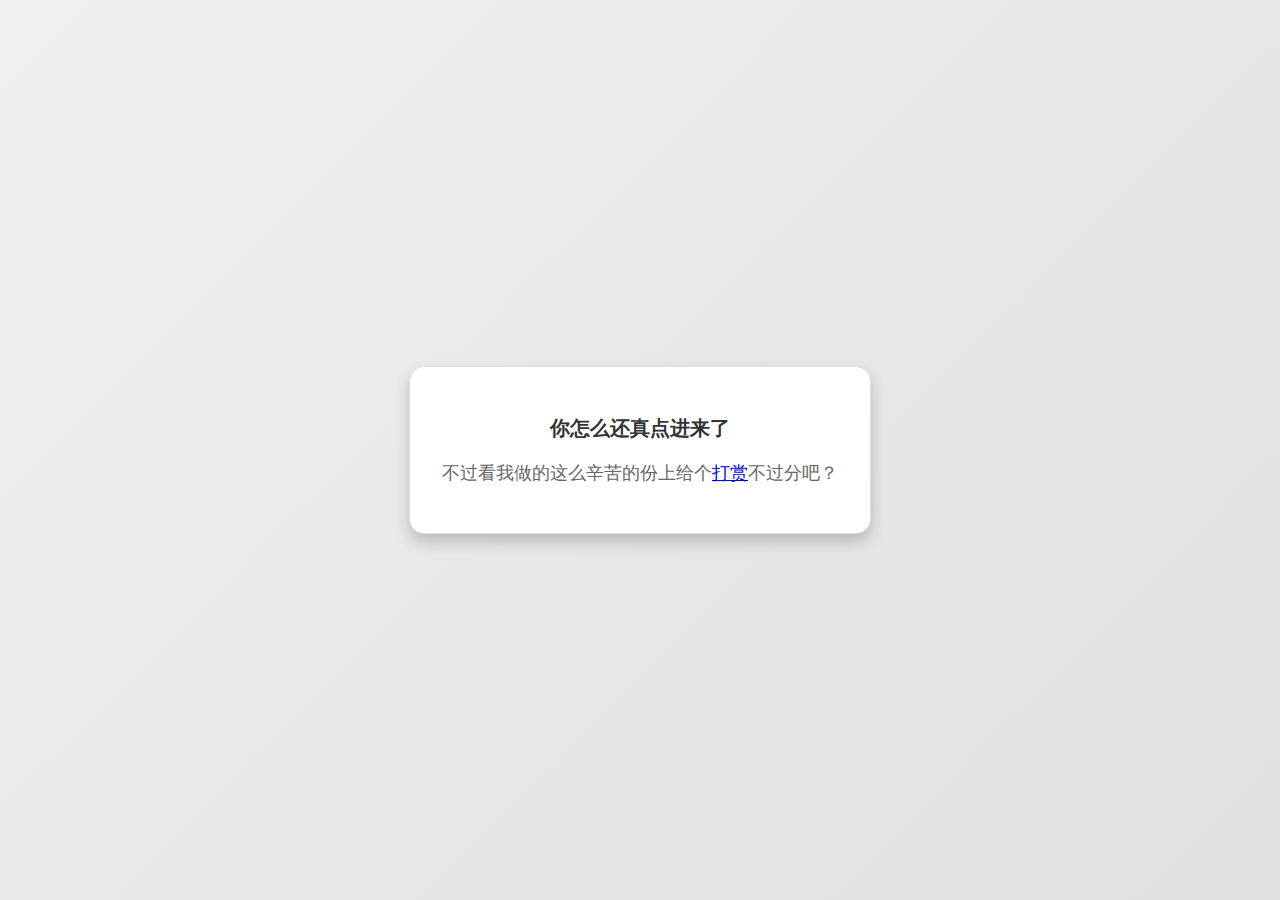
<file: 南通中等专业学校/2.19 Oribo/money.html>
<html>
    <head>
        <title>支持一下</title>
        <style>
            body {
                font-family: '微软雅黑', sans-serif;
                background: linear-gradient(135deg, #f0f0f0, #e0e0e0);
                display: flex;
                justify-content: center;
                align-items: center;
                height: 100vh;
                margin: 0;
            }
            center {
                background-color: white;
                padding: 30px;
                border-radius: 15px;
                box-shadow: 0 8px 16px rgba(0, 0, 0, 0.2);
                text-align: center;
                border: 1px solid #e0e0e0;
                max-width: 400px;
                width: 100%;
            }
            center p {
                font-size: 18px;
                color: #444;
                margin: 15px 0;
                line-height: 1.6;
            }
            center p:first-child {
                font-size: 20px;
                font-weight: bold;
                color: #333;
            }
            center p:last-child {
                color: #666;
            }
        </style>
    </head>
    <body>
        <center>
            <p>你怎么还真点进来了</p>
            <p>不过看我做的这么辛苦的份上给个<a href="mailto:2934477377@qq.com">打赏</a>不过分吧？</p>
        </center>
    </body>
</html>
</file>
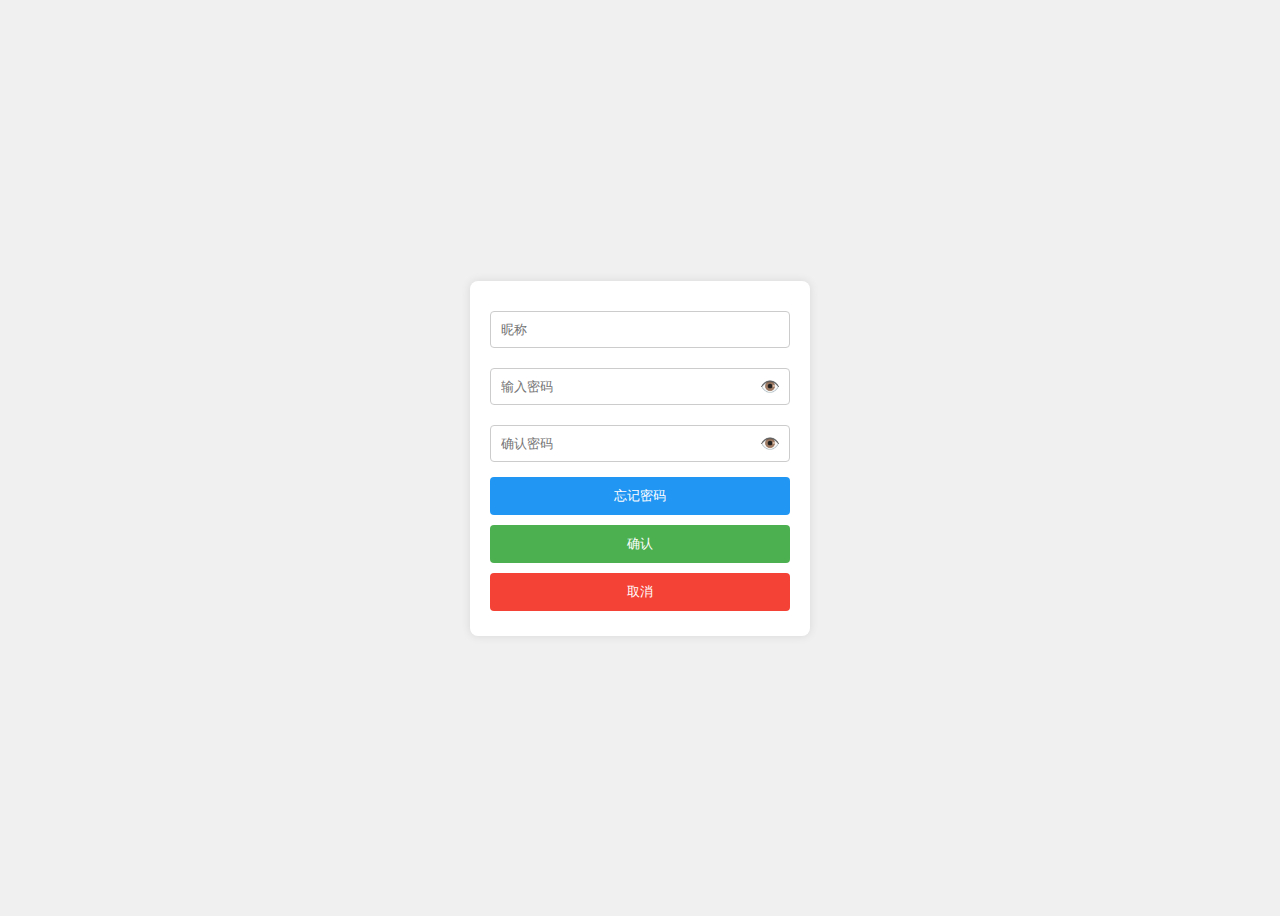
<file: 南通中等专业学校/2.19 Oribo/register.html>
<html>
    <head>
        <style>
            body {
                font-family: Arial, sans-serif;
                display: flex;
                justify-content: center;
                align-items: center;
                height: 100vh;
                background-color: #f0f0f0;
            }
            .register-form {
                background-color: white;
                padding: 20px;
                border-radius: 8px;
                box-shadow: 0 0 10px rgba(0, 0, 0, 0.1);
                width: 300px;
            }
            .register-form input {
                width: 100%;
                padding: 10px;
                margin: 10px 0;
                border: 1px solid #ccc;
                border-radius: 4px;
                position: relative; /* 添加相对定位 */
            }
            .toggle-password {
                position: absolute;
                right: 10px;
                top: 50%;
                transform: translateY(-50%);
                cursor: pointer;
            }
            .register-form button {
                width: 100%;
                padding: 10px;
                margin: 5px 0;
                border: none;
                border-radius: 4px;
                cursor: pointer;
            }
            .register-form button.confirm {
                background-color: #4CAF50;
                color: white;
            }
            .register-form button.cancel {
                background-color: #f44336;
                color: white;
            }
            .register-form button.forgot-password {
                background-color: #2196F3;
                color: white;
            }
            .warning {
                color: red;
                font-size: 12px;
                display: none;
            }
        </style>
    </head>
    <body>
        <div class="register-form">
            <input type="text" id="nickname" placeholder="昵称" required>
            <div style="position: relative;">
                <input type="password" id="password" placeholder="输入密码" required>
                <span class="toggle-password" id="toggle-password">👁️</span>
            </div>
            <div style="position: relative;">
                <input type="password" id="confirm-password" placeholder="确认密码" required>
                <span class="toggle-password" id="toggle-confirm-password">👁️</span>
            </div>
            <p class="warning" id="password-warning">密码和确认密码不一致！</p>
            <button class="forgot-password" onclick="forgotPassword()">忘记密码</button>
            <button class="confirm" onclick="confirmRegistration()">确认</button>
            <button class="cancel" onclick="cancelRegistration()">取消</button>
        </div>
        <script>
            function confirmRegistration() {
                const nickname = document.getElementById('nickname').value;
                const password = document.getElementById('password').value;
                const confirmPassword = document.getElementById('confirm-password').value;
                const warning = document.getElementById('password-warning');

                if (!nickname || !password || !confirmPassword) {
                    warning.textContent = '请填写所有字段！';
                    warning.style.display = 'block';
                    return;
                }

                if (password !== confirmPassword) {
                    warning.textContent = '密码和确认密码不一致！';
                    warning.style.display = 'block';
                } else {
                    warning.style.display = 'none';
                    alert('注册成功！');
                    alert('欢迎' + nickname + '！'); // 添加欢迎信息
                    // 跳转到 index.html 并弹出欢迎信息
                    window.location.href = 'index.html?nickname=' + encodeURIComponent(nickname);
                }
            }

            function cancelRegistration() {
                window.location.href = 'index.html';
            }

            function forgotPassword() {
                alert('请联系管理员重置密码。');
            }

            // 添加密码显示/隐藏功能
            document.getElementById('toggle-password').addEventListener('click', function() {
                const passwordInput = document.getElementById('password');
                if (passwordInput.type === 'password') {
                    passwordInput.type = 'text';
                } else {
                    passwordInput.type = 'password';
                }
            });

            document.getElementById('toggle-confirm-password').addEventListener('click', function() {
                const confirmPasswordInput = document.getElementById('confirm-password');
                if (confirmPasswordInput.type === 'password') {
                    confirmPasswordInput.type = 'text';
                } else {
                    confirmPasswordInput.type = 'password';
                }
            });
        </script>
    </body>
</html>
</file>
<file: 南通中等专业学校/2.19 Oribo/css/style.css>
/*=================Global Settings===================*/
* {
    margin: 0;
    padding: 0;
    box-sizing: border-box;
    user-select: none;
    font-family: '微软雅黑', sans-serif;
}

p {
    font-family: '微软雅黑', 'Press Start 2P', monospace;
    padding-top: 1.5%;
    text-align: center;
    color: black;
}

/*===================Navigation Bar====================*/
.navbar {
    background-color: #333;
    padding: 10px 0;
    margin-bottom: 20px;
    display: flex;
    align-items: center;
}

.navbar-brand {
    display: flex;
    align-items: center;
    margin-left: 20px;
}

.navbar-avatar {
    width: 40px;
    height: 40px;
    margin-right: 10px;
}

.navbar-text {
    color: white;
    font-family: '微软雅黑', 'Press Start 2P', monospace; /* 修改字体为微软雅黑 */
    font-size: 16px;
}

.navbar ul {
    list-style-type: none;
    text-align: center;
    margin: 0 auto;
    padding: 0;
    display: flex;
    justify-content: center;
}

.navbar ul li {
    display: inline;
    margin: 0 15px;
}

.navbar ul li a {
    color: white;
    text-decoration: none;
    font-family: '微软雅黑', 'Press Start 2P', monospace; /* 修改字体为微软雅黑 */
    font-size: 14px;
}

.navbar ul li a:hover {
    color: #87CEEB;
}

/*===================Game Settings====================*/
.game-board {
    width: 95%;
    height: 80vh;
    border-bottom: 15px solid green;
    margin: 0 auto;
    position: relative;
    overflow: hidden;
    background: linear-gradient(#87CEEB, #E0F6FF);
    border-radius: 20px;
    box-shadow: 0 8px 16px rgba(0, 0, 0, 0.3);
}

.pipe {
    position: absolute;
    bottom: 0;
    width: 80px;
    animation: pipe-animation 1.5s infinite linear;
}

.mario {
    width: 150px;
    position: absolute;
    bottom: 0;
}

.jump {
    animation: jump 600ms ease-out;
}

.clouds {
    position: absolute;
    width: 550px;
    animation: clouds-animation 20s infinite linear;
}

/*===================Game Stats====================*/
#game-stats {
    position: absolute;
    top: 10px;
    right: 10px;
    color: white;
    font-family: 'Press Start 2P', monospace;
    font-size: 14px;
    background-color: rgba(0, 0, 0, 0.5);
    padding: 5px 10px;
    border-radius: 5px;
}

#game-stats span {
    margin-left: 10px;
}

@keyframes pipe-animation {
    from {
        right: -80px;
    }
    to {
        right: 100%;
    }
}

@keyframes jump {
    0% {
        bottom: 0;
    }
    40% {
        bottom: 180px;
    }
    50% {
        bottom: 180px;
    }
    60% {
        bottom: 180px;
    }
    100% {
        bottom: 0;
    }
}

@keyframes clouds-animation {
    from {
        right: -550px;
    }
    to {
        right: 100%;
    }
}
</file>
<file: 南通中等专业学校/2.24 第一个测试项目/style.css>
/* 这里可以添加CSS样式 */
body {
    font-family: '微软雅黑', Arial, sans-serif;
    margin: 0;
    padding: 0;
    display: flex;
    justify-content: center;
    align-items: center;
    height: 100vh;
    background: linear-gradient(135deg, #87c981, #333); /* 修改: 将背景颜色改为渐变 */
}

h1 {
    color: #fff; /* 修改: 将文字颜色改为白色以适应渐变背景 */
}
</file>
<file: 南通中等专业学校/2.26 我的网页-初级/style.css>
body {
    font-family: Arial, sans-serif;
    background-color: #87be87;
    color: #333;
    margin: 0;
    padding: 20px;
    display: flex;
    justify-content: center;
    align-items: center;
    min-height: 100vh;
    box-sizing: border-box;
}

.container {
    background-color: #fff;
    padding: 30px;
    border-radius: 12px;
    box-shadow: 0 6px 12px rgba(0, 0, 0, 0.15);
    max-width: 800px;
    width: 90%;
    text-align: center;
    transition: transform 0.3s ease, box-shadow 0.3s ease;
    margin: 20px 0;
    overflow: hidden;
}

.container:hover {
    transform: translateY(-5px);
    box-shadow: 0 8px 16px rgba(0, 0, 0, 0.2);
}

.image {
    max-width: 45%;
    border-radius: 12px;
    box-shadow: 0 4px 8px rgba(0, 0, 0, 0.1);
}

.title {
    font-size: 2.5em;
    margin: 20px 0;
    font-weight: 600;
    color: #007bff;
}

.paragraph {
    font-size: 1em; /* 修正字体大小 */
    line-height: 1.5;
    margin-bottom: 25px;
    color: #555;
}

.tags {
    display: flex;
    justify-content: center;
    gap: 15px;
    flex-wrap: wrap;
}

.tag {
    background-color: #007bff;
    color: #fff;
    padding: 8px 15px;
    border-radius: 20px;
    font-size: 0.9em;
    font-weight: 500;
    transition: background-color 0.3s ease;
}

.tag:hover {
    background-color: #0056b3;
}
</file>
<file: 南通中等专业学校/2.27 我的网页-进阶版/2.27 导航栏/style.css>
body {
    font-family: Arial, sans-serif;
    margin: 0;
    padding: 0;
    box-sizing: border-box;
}

.navbar {
    background-color: #497c5e;
    padding: 1em 2em;
    display: flex;
    justify-content: space-between;
    align-items: center;
    width: 100%;
    box-shadow: 0 2px 4px rgba(0, 0, 0, 0.1);
    position: fixed;
    top: 0;
    z-index: 1000;
}

.logo {
    display: flex;
    align-items: center;
}

.logo-image {
    width: 2.5em;
    height: 2.5em;
    border-radius: 50%;
    margin-right: 0.625em;
}

.website-name {
    font-size: 1.5em;
    font-weight: 600;
    color: #007bff;
}

.nav-links {
    list-style: none;
    display: flex;
    gap: 1.25em;
    justify-content: center;
    flex: 1;
}

.nav-links li {
    margin: 0;
}

.nav-links a {
    text-decoration: none;
    color: #ffffff;
    font-size: 1em;
    transition: color 0.3s ease;
}

.nav-links a:hover {
    color: #007bff;
}

.title {
    font-size: 2.5em;
    margin: 1.25em 0;
    font-weight: 600;
    color: #007bff;
}

.paragraph {
    font-size: 1em;
    line-height: 1.5;
    margin-bottom: 1.5625em;
    color: #555;
}

.tags {
    display: flex;
    justify-content: center;
    gap: 0.9375em;
    flex-wrap: wrap;
}

.tag {
    background-color: #007bff;
    color: #fff;
    padding: 0.5em 0.9375em;
    border-radius: 1.25em;
    font-size: 0.9em;
    font-weight: 500;
    transition: background-color 0.3s ease;
}

.tag:hover {
    background-color: #0056b3;
}

/* 媒体查询 */
@media (max-width: 768px) {
    .navbar {
        padding: 0.5em 1em;
    }

    .logo-image {
        width: 2em;
        height: 2em;
    }

    .website-name {
        font-size: 1.2em;
    }

    .nav-links {
        gap: 0.8em;
    }

    .title {
        font-size: 2em;
    }

    .paragraph {
        font-size: 0.9em;
    }

    .tag {
        padding: 0.4em 0.8em;
        font-size: 0.8em;
    }
}

@media (max-width: 480px) {
    .navbar {
        padding: 0.3em 0.6em;
    }

    .logo-image {
        width: 1.5em;
        height: 1.5em;
    }

    .website-name {
        font-size: 1em;
    }

    .nav-links {
        gap: 0.6em;
    }

    .title {
        font-size: 1.5em;
    }

    .paragraph {
        font-size: 0.8em;
    }

    .tag {
        padding: 0.3em 0.6em;
        font-size: 0.7em;
    }
}

section {
    height: 100vh;
    display: flex;
    justify-content: center;
    align-items: center;
    color: white;
    font-size: 2em;
    text-align: center;
}
</file>
<file: 南通中等专业学校/2.27 我的网页-进阶版/3.10 班级成员/style.css>
body {
    font-family: Arial, sans-serif;
    margin: 0;
    padding: 0;
    box-sizing: border-box;
}

.navbar {
    background-color: #497c5e;
    padding: 1em 2em;
    display: flex;
    justify-content: space-between;
    align-items: center;
    width: 100%;
    box-shadow: 0 2px 4px rgba(0, 0, 0, 0.1);
    position: fixed;
    top: 0;
    z-index: 1000;
}

.logo {
    display: flex;
    align-items: center;
}

.logo-image {
    width: 2.5em;
    height: 2.5em;
    border-radius: 50%;
    margin-right: 0.625em;
}

.website-name {
    font-size: 1.5em;
    font-weight: 600;
    color: #007bff;
}

.nav-links {
    list-style: none;
    display: flex;
    gap: 1.25em;
    justify-content: center;
    flex: 1;
}

.nav-links li {
    margin: 0;
}

.nav-links a {
    text-decoration: none;
    color: #ffffff;
    font-size: 1em;
    transition: color 0.3s ease;
}

.nav-links a:hover {
    color: #007bff;
}

.title {
    font-size: 2.5em;
    margin: 1.25em 0;
    font-weight: 600;
    color: #007bff;
}

.paragraph {
    font-size: 1em;
    line-height: 1.5;
    margin-bottom: 1.5625em;
    color: #555;
}

.tags {
    display: flex;
    justify-content: center;
    gap: 0.9375em;
    flex-wrap: wrap;
}

.tag {
    background-color: #007bff;
    color: #fff;
    padding: 0.5em 0.9375em;
    border-radius: 1.25em;
    font-size: 0.9em;
    font-weight: 500;
    transition: background-color 0.3s ease;
}

.tag:hover {
    background-color: #0056b3;
}

/* 媒体查询 */
@media (max-width: 768px) {
    .navbar {
        padding: 0.5em 1em;
    }

    .logo-image {
        width: 2em;
        height: 2em;
    }

    .website-name {
        font-size: 1.2em;
    }

    .nav-links {
        gap: 0.8em;
    }

    .title {
        font-size: 2em;
    }

    .paragraph {
        font-size: 0.9em;
    }

    .tag {
        padding: 0.4em 0.8em;
        font-size: 0.8em;
    }
}

@media (max-width: 480px) {
    .navbar {
        padding: 0.3em 0.6em;
    }

    .logo-image {
        width: 1.5em;
        height: 1.5em;
    }

    .website-name {
        font-size: 1em;
    }

    .nav-links {
        gap: 0.6em;
    }

    .title {
        font-size: 1.5em;
    }

    .paragraph {
        font-size: 0.8em;
    }

    .tag {
        padding: 0.3em 0.6em;
        font-size: 0.7em;
    }
}

section {
    height: 100vh;
    display: flex;
    flex-direction: column;
    /* 添加 flex-direction: column 使内容垂直排列 */
    justify-content: flex-start;
    /* 将内容从顶部开始排列 */
    align-items: center;
    /* 使内容水平居中 */
    color: white;
    font-size: 2em;
    text-align: center;
    padding-top: 0.5em;
    /* 添加顶部内边距，使 h5 与顶部有一定的间距 */
}

.htitle {

    margin-bottom: 0.5em;

}

/* 轮播图样式 */
.carousel {
    position: relative;
    width: 100%;
    height: 100vh;
    margin: 0 auto;
    background-color: #5989bd;
    /* 添加与班级介绍相同的背景色 */
    overflow: hidden;
    /* 添加 overflow: hidden 以防止图片溢出 */
}

.carousel-inner {
    position: relative;
    width: 100%;
    height: 100%;
    overflow: hidden;
}

.carousel-item {
    position: absolute;
    width: 100%;
    height: 100%;
    opacity: 0;
    transition: opacity 0.5s ease-in-out;
    object-fit: cover;
    /* 添加 object-fit: cover 以保持图片比例并撑满屏幕 */
}

.carousel-item.active {
    opacity: 1;
}

.carousel-control {
    position: absolute;
    top: 50%;
    transform: translateY(-50%);
    background-color: rgba(0, 0, 0, 0.5);
    color: white;
    border: none;
    padding: 10px;
    cursor: pointer;
    z-index: 100;
}

.carousel-control.prev {
    left: 10px;
}

.carousel-control.next {
    right: 10px;
}

.member-cards {
    display: flex;
    flex-wrap: wrap;
    justify-content: center;
    gap: 0.5em;
    /* 缩小卡片之间的间隙 */
    padding: 0.5em;
    /* 缩小内边距 */
}

.card {
    width: 15%;
    /* 将卡片宽度调整为页面的20% */
    padding: 0.5em;
    border-radius: 8px;
    text-align: center;
    box-shadow: 0 2px 4px rgba(0, 0, 0, 0.1);
}

.icon {
    font-size: 1.5em;
    /* 缩小图标大小 */
    margin-bottom: 0.3em;
    /* 缩小图标与姓名的间距 */
}

.name {
    font-size: 0.7em;
    /* 缩小姓名字体大小 */
    font-weight: bold;
    margin-bottom: 0.1em;
    /* 缩小姓名与描述的间距 */
}

.description {
    font-size: 0.5em;
    /* 缩小描述字体大小 */
    color: #333;
}
</file>
<file: 南通中等专业学校/2.27 我的网页-进阶版/3.12 班级新闻/style.css>
body {
    font-family: Arial, sans-serif;
    margin: 0;
    padding: 0;
    box-sizing: border-box;
}

.navbar {
    background-color: #497c5e;
    padding: 1em 2em;
    display: flex;
    justify-content: space-between;
    align-items: center;
    width: 100%;
    box-shadow: 0 2px 4px rgba(0, 0, 0, 0.1);
    position: fixed;
    top: 0;
    z-index: 1000;
}

.logo {
    display: flex;
    align-items: center;
}

.logo-image {
    width: 2.5em;
    height: 2.5em;
    border-radius: 50%;
    margin-right: 0.625em;
}

.website-name {
    font-size: 1.5em;
    font-weight: 600;
    color: #007bff;
}

.nav-links {
    list-style: none;
    display: flex;
    gap: 1.25em;
    justify-content: center;
    flex: 1;
}

.nav-links li {
    margin: 0;
}

.nav-links a {
    text-decoration: none;
    color: #ffffff;
    font-size: 1em;
    transition: color 0.3s ease;
}

.nav-links a:hover {
    color: #007bff;
}

.title {
    font-size: 2.5em;
    margin: 1.25em 0;
    font-weight: 600;
    color: #007bff;
}

.paragraph {
    font-size: 1em;
    line-height: 1.5;
    margin-bottom: 1.5625em;
    color: #555;
}

.tags {
    display: flex;
    justify-content: center;
    gap: 0.9375em;
    flex-wrap: wrap;
}

.tag {
    background-color: #007bff;
    color: #fff;
    padding: 0.5em 0.9375em;
    border-radius: 1.25em;
    font-size: 0.9em;
    font-weight: 500;
    transition: background-color 0.3s ease;
}

.tag:hover {
    background-color: #0056b3;
}

/* 媒体查询 */
@media (max-width: 768px) {
    .navbar {
        padding: 0.5em 1em;
    }

    .logo-image {
        width: 2em;
        height: 2em;
    }

    .website-name {
        font-size: 1.2em;
    }

    .nav-links {
        gap: 0.8em;
    }

    .title {
        font-size: 2em;
    }

    .paragraph {
        font-size: 0.9em;
    }

    .tag {
        padding: 0.4em 0.8em;
        font-size: 0.8em;
    }
}

@media (max-width: 480px) {
    .navbar {
        padding: 0.3em 0.6em;
    }

    .logo-image {
        width: 1.5em;
        height: 1.5em;
    }

    .website-name {
        font-size: 1em;
    }

    .nav-links {
        gap: 0.6em;
    }

    .title {
        font-size: 1.5em;
    }

    .paragraph {
        font-size: 0.8em;
    }

    .tag {
        padding: 0.3em 0.6em;
        font-size: 0.7em;
    }
}

section {
    /* height: 100vh; */
    display: flex;
    flex-direction: column;
    /* 添加 flex-direction: column 使内容垂直排列 */
    justify-content: flex-start;
    /* 将内容从顶部开始排列 */
    align-items: center;
    /* 使内容水平居中 */
    color: white;
    font-size: 2em;
    text-align: center;
    padding-top: 2em;
    /* 添加顶部内边距，使 h5 与顶部有一定的间距 */
}

.htitle {

    margin-bottom: 1.5em;

}

/* 轮播图样式 */
.carousel {
    position: relative;
    width: 100%;
    height: 100vh;
    margin: 0 auto;
    background-color: #5989bd;
    /* 添加与班级介绍相同的背景色 */
    overflow: hidden;
    /* 添加 overflow: hidden 以防止图片溢出 */
}

.carousel-inner {
    position: relative;
    width: 100%;
    height: 100%;
    overflow: hidden;
}

.carousel-item {
    position: absolute;
    width: 100%;
    height: 100%;
    opacity: 0;
    transition: opacity 0.5s ease-in-out;
    object-fit: cover;
    /* 添加 object-fit: cover 以保持图片比例并撑满屏幕 */
}

.carousel-item.active {
    opacity: 1;
}

.carousel-control {
    position: absolute;
    top: 50%;
    transform: translateY(-50%);
    background-color: rgba(0, 0, 0, 0.5);
    color: white;
    border: none;
    padding: 10px;
    cursor: pointer;
    z-index: 100;
}

.carousel-control.prev {
    left: 10px;
}

.carousel-control.next {
    right: 10px;
}

/* 班级介绍 */


.member-cards {
    height: 50vh;
    display: flex;
    flex-wrap: wrap;
    justify-content: center;
    gap: 0.5em;
    /* 缩小卡片之间的间隙 */
    padding-bottom: 5em;
    /* 缩小内边距 */
}

.card {
    width: 15%;
    /* 将卡片宽度调整为页面的20% */
    padding: 0.5em;
    border-radius: 8px;
    text-align: center;
    box-shadow: 0 2px 4px rgba(0, 0, 0, 0.1);
}

.icon {
    font-size: 1.5em;
    /* 缩小图标大小 */
    margin-bottom: 0.3em;
    /* 缩小图标与姓名的间距 */
}

.name {
    font-size: 0.7em;
    /* 缩小姓名字体大小 */
    font-weight: bold;
    margin-bottom: 0.1em;
    /* 缩小姓名与描述的间距 */
}

.description {
    font-size: 0.5em;
    /* 缩小描述字体大小 */
    color: #333;
}

/* 班级新闻 */
.news-list {
    height: 100vh;
    display: grid;
    grid-template-columns: repeat(3, 1fr);
    gap: 1.5em;
    padding-bottom: 1em;
    /* padding-left: 0.5em; */
    max-width: 3000px;
    margin: 0 auto;
}

.news-list ul {
    list-style: none;
    padding: 0;
    margin: 0;
}

.news-list li {
    display: flex;
    justify-content: space-between;
    align-items: center;
    background-color: #f7f5f5;
    padding: 1em;
    border-radius: 8px;
    box-shadow: 0 4px 8px rgba(0, 0, 0, 0.1);
    transition: transform 0.3s ease, box-shadow 0.3s ease;
}

.news-list li:hover {
    transform: translateY(-5px);
    box-shadow: 0 6px 12px rgba(0, 0, 0, 0.15);
}

.news-title {
    padding-right: 0.5em;
    font-size: 0.6em;
    font-weight: bold;
    color: #333;
}

.news-date {
    font-size: 0.5em;
    color: #666;
}
</file>
<file: 南通中等专业学校/2.27 我的网页-进阶版/3.14 班级活动/style.css>
body {
    font-family: Arial, sans-serif;
    margin: 0;
    padding: 0;
    box-sizing: border-box;
}

.navbar {
    background-color: #497c5e;
    padding: 1em 2em;
    display: flex;
    justify-content: space-between;
    align-items: center;
    width: 100%;
    box-shadow: 0 2px 4px rgba(0, 0, 0, 0.1);
    position: fixed;
    top: 0;
    z-index: 1000;
}

.logo {
    display: flex;
    align-items: center;
}

.logo-image {
    width: 2.5em;
    height: 2.5em;
    border-radius: 50%;
    margin-right: 0.625em;
}

.website-name {
    font-size: 1.5em;
    font-weight: 600;
    color: #007bff;
}

.nav-links {
    list-style: none;
    display: flex;
    gap: 1.25em;
    justify-content: center;
    flex: 1;
}

.nav-links li {
    margin: 0;
}

.nav-links a {
    text-decoration: none;
    color: #ffffff;
    font-size: 1em;
    transition: color 0.3s ease;
}

.nav-links a:hover {
    color: #007bff;
}

.title {
    font-size: 2.5em;
    margin: 1.25em 0;
    font-weight: 600;
    color: #007bff;
}

.paragraph {
    font-size: 1em;
    line-height: 1.5;
    margin-bottom: 1.5625em;
    color: #555;
}

.tags {
    display: flex;
    justify-content: center;
    gap: 0.9375em;
    flex-wrap: wrap;
}

.tag {
    background-color: #007bff;
    color: #fff;
    padding: 0.5em 0.9375em;
    border-radius: 1.25em;
    font-size: 0.9em;
    font-weight: 500;
    transition: background-color 0.3s ease;
}

.tag:hover {
    background-color: #0056b3;
}

/* 媒体查询 */
@media (max-width: 768px) {
    .navbar {
        padding: 0.5em 1em;
    }

    .logo-image {
        width: 2em;
        height: 2em;
    }

    .website-name {
        font-size: 1.2em;
    }

    .nav-links {
        gap: 0.8em;
    }

    .title {
        font-size: 2em;
    }

    .paragraph {
        font-size: 0.9em;
    }

    .tag {
        padding: 0.4em 0.8em;
        font-size: 0.8em;
    }
}

@media (max-width: 480px) {
    .navbar {
        padding: 0.3em 0.6em;
    }

    .logo-image {
        width: 1.5em;
        height: 1.5em;
    }

    .website-name {
        font-size: 1em;
    }

    .nav-links {
        gap: 0.6em;
    }

    .title {
        font-size: 1.5em;
    }

    .paragraph {
        font-size: 0.8em;
    }

    .tag {
        padding: 0.3em 0.6em;
        font-size: 0.7em;
    }
}

section {
    /* height: 100vh; */
    display: flex;
    flex-direction: column;
    /* 添加 flex-direction: column 使内容垂直排列 */
    justify-content: flex-start;
    /* 将内容从顶部开始排列 */
   
    text-align: center;
    padding-top: 5em;
    /* 添加顶部内边距，使 h5 与顶部有一定的间距 */
}

.htitle {
    color: white;
    margin-bottom: 1.5em;

}




/* 轮播图样式 */
.carousel {
    position: relative;
    width: 100%;
    height: 100vh;
    margin: 0 auto;
    background-color: #5989bd;
    /* 添加与班级介绍相同的背景色 */
    overflow: hidden;
    /* 添加 overflow: hidden 以防止图片溢出 */
}

.carousel-inner {
    position: relative;
    width: 100%;
    height: 100%;
    overflow: hidden;
}

.carousel-item {
    position: absolute;
    width: 100%;
    height: 100%;
    opacity: 0;
    transition: opacity 0.5s ease-in-out;
    object-fit: cover;
    /* 添加 object-fit: cover 以保持图片比例并撑满屏幕 */
}

.carousel-item.active {
    opacity: 1;
}

.carousel-control {
    position: absolute;
    top: 50%;
    transform: translateY(-50%);
    background-color: rgba(0, 0, 0, 0.5);
    color: white;
    border: none;
    padding: 10px;
    cursor: pointer;
    z-index: 100;
}

.carousel-control.prev {
    left: 10px;
}

.carousel-control.next {
    right: 10px;
}





/* 班级介绍 */
.member-cards {
    font-size: 2em;
    height: 60vh;
    display: flex;
    flex-wrap: wrap;
    justify-content: center;
    gap: 0.5em;
    /* 缩小卡片之间的间隙 */
    padding-bottom: 5em;
    /* 缩小内边距 */
}

.card {
    width: 15%;
    /* 将卡片宽度调整为页面的20% */
    padding: 0.5em;
    border-radius: 8px;
    text-align: center;
    box-shadow: 0 2px 4px rgba(0, 0, 0, 0.1);
}

.icon {
    font-size: 1.5em;
    /* 缩小图标大小 */
    margin-bottom: 0.3em;
    /* 缩小图标与姓名的间距 */
}

.name {
    font-size: 0.7em;
    /* 缩小姓名字体大小 */
    font-weight: bold;
    margin-bottom: 0.1em;
    /* 缩小姓名与描述的间距 */
}

.description {
    font-size: 0.5em;
    /* 缩小描述字体大小 */
    color: #333;
}





/* 班级新闻 */
.news-list {
    font-size: 2em;
    height: 100vh;
    display: grid;
    grid-template-columns: repeat(3, 1fr);
    gap: 1.5em;
    padding-bottom: 1em;
    /* padding-left: 0.5em; */
    max-width: 3000px;
    margin: 0 auto;
}

.news-list ul {
    list-style: none;
    padding: 0;
    margin: 0;
}

.news-list li {
    display: flex;
    justify-content: space-between;
    align-items: center;
    background-color: #f7f5f5;
    padding: 1em;
    border-radius: 8px;
    box-shadow: 0 4px 8px rgba(0, 0, 0, 0.1);
    transition: transform 0.3s ease, box-shadow 0.3s ease;
}

.news-list li:hover {
    transform: translateY(-5px);
    box-shadow: 0 6px 12px rgba(0, 0, 0, 0.15);
}

.news-title {
    padding-right: 0.5em;
    font-size: 0.6em;
    font-weight: bold;
    color: #333;
}

.news-date {
    font-size: 0.5em;
    color: #666;
}


/* 班级活动 */
.class-name {
    font-size: 1em;
    padding-bottom: 3.5em;
    display: flex;
    justify-content: center;
    /* 修改为居中排列 */
    align-items: center;
    height: 60vh;
    gap: 4em;
    /* 添加 gap 属性，缩小卡片间距 */
}

.class-name .card {
    width: 40%;
    height: 45vh;
    border-radius: 8px;
    box-shadow: 0 4px 8px rgba(0, 0, 0, 0.1);
}

.class-name .card:first-child {
    background-color: #ffcccb;
    /* 左侧卡片颜色 */
}

.class-name .card:last-child {
    background-color: #b6c1ff;
    /* 右侧卡片颜色 */
}

.activity-table {
    width: 100%;
    border-collapse: collapse;
    /* margin: 0em 0; */
    font-size: 1em;
    /* 进一步调整字体大小 */
    color: #333;
    box-shadow: 0 4px 8px rgba(0, 0, 0, 0.1);
    /* border-radius: 8px; */
    overflow: hidden;
}

.activity-table th,
.activity-table td {
    padding: 0.6em;
    text-align: left;
    border-bottom: 1px solid #ddd;
}

.activity-table th {
    background-color: #497c5e;
    color: white;
    font-weight: bold;
}

.activity-table tr:hover {
    background-color: #f5f5f5;
}

.activity-table tr:nth-child(even) {
    background-color: #f9f9f9;
}

.activity-table tr:last-child td {
    border-bottom: none;
}

.activity-form {
    width: 100%;
    padding: 1em;
    box-sizing: border-box;
    font-size: 1em;
    color: #333;
}

.activity-form label {
    display: block;
    margin-bottom: 0.5em;
    font-weight: bold;
    color: #497c5e;
}

.activity-form input[type="text"],
.activity-form select {
    width: 100%;
    padding: 0.5em;
    margin-bottom: 1em;
    border: 1px solid #ddd;
    border-radius: 4px;
    font-size: 1em;
    box-sizing: border-box;
}

.activity-form input[type="text"]:focus,
.activity-form select:focus {
    border-color: #497c5e;
    outline: none;
}

.activity-form button {
    width: 20%;
    padding: 0.8em;
    background-color: #497c5e;
    color: white;
    border: none;
    border-radius: 4px;
    font-size: 1em;
    cursor: pointer;
    transition: background-color 0.3s ease;
}

.activity-form button:hover {
    background-color: #3a634d;
}
</file>
<file: 南通中等专业学校/2.27 我的网页-进阶版/3.3-3.5 轮播图/style.css>
body {
    font-family: Arial, sans-serif;
    margin: 0;
    padding: 0;
    box-sizing: border-box;
}

.navbar {
    background-color: #497c5e;
    padding: 1em 2em;
    display: flex;
    justify-content: space-between;
    align-items: center;
    width: 100%;
    box-shadow: 0 2px 4px rgba(0, 0, 0, 0.1);
    position: fixed;
    top: 0;
    z-index: 1000;
}

.logo {
    display: flex;
    align-items: center;
}

.logo-image {
    width: 2.5em;
    height: 2.5em;
    border-radius: 50%;
    margin-right: 0.625em;
}

.website-name {
    font-size: 1.5em;
    font-weight: 600;
    color: #007bff;
}

.nav-links {
    list-style: none;
    display: flex;
    gap: 1.25em;
    justify-content: center;
    flex: 1;
}

.nav-links li {
    margin: 0;
}

.nav-links a {
    text-decoration: none;
    color: #ffffff;
    font-size: 1em;
    transition: color 0.3s ease;
}

.nav-links a:hover {
    color: #007bff;
}

.title {
    font-size: 2.5em;
    margin: 1.25em 0;
    font-weight: 600;
    color: #007bff;
}

.paragraph {
    font-size: 1em;
    line-height: 1.5;
    margin-bottom: 1.5625em;
    color: #555;
}

.tags {
    display: flex;
    justify-content: center;
    gap: 0.9375em;
    flex-wrap: wrap;
}

.tag {
    background-color: #007bff;
    color: #fff;
    padding: 0.5em 0.9375em;
    border-radius: 1.25em;
    font-size: 0.9em;
    font-weight: 500;
    transition: background-color 0.3s ease;
}

.tag:hover {
    background-color: #0056b3;
}

/* 媒体查询 */
@media (max-width: 768px) {
    .navbar {
        padding: 0.5em 1em;
    }

    .logo-image {
        width: 2em;
        height: 2em;
    }

    .website-name {
        font-size: 1.2em;
    }

    .nav-links {
        gap: 0.8em;
    }

    .title {
        font-size: 2em;
    }

    .paragraph {
        font-size: 0.9em;
    }

    .tag {
        padding: 0.4em 0.8em;
        font-size: 0.8em;
    }
}

@media (max-width: 480px) {
    .navbar {
        padding: 0.3em 0.6em;
    }

    .logo-image {
        width: 1.5em;
        height: 1.5em;
    }

    .website-name {
        font-size: 1em;
    }

    .nav-links {
        gap: 0.6em;
    }

    .title {
        font-size: 1.5em;
    }

    .paragraph {
        font-size: 0.8em;
    }

    .tag {
        padding: 0.3em 0.6em;
        font-size: 0.7em;
    }
}

section {
    height: 100vh;
    display: flex;
    justify-content: center;
    align-items: center;
    color: white;
    font-size: 2em;
    text-align: center;
}

/* 轮播图样式 */
.carousel {
    position: relative;
    width: 100%;
    height: 100vh;
    margin: 0 auto;
    background-color: #5989bd; /* 添加与班级介绍相同的背景色 */
    overflow: hidden; /* 添加 overflow: hidden 以防止图片溢出 */
}

.carousel-inner {
    position: relative;
    width: 100%;
    height: 100%;
    overflow: hidden;
}

.carousel-item {
    position: absolute;
    width: 100%;
    height: 100%;
    opacity: 0;
    transition: opacity 0.5s ease-in-out;
    object-fit: cover; /* 添加 object-fit: cover 以保持图片比例并撑满屏幕 */
}

.carousel-item.active {
    opacity: 1;
}

.carousel-control {
    position: absolute;
    top: 50%;
    transform: translateY(-50%);
    background-color: rgba(0, 0, 0, 0.5);
    color: white;
    border: none;
    padding: 10px;
    cursor: pointer;
    z-index: 100;
}

.carousel-control.prev {
    left: 10px;
}

.carousel-control.next {
    right: 10px;
}
</file>
